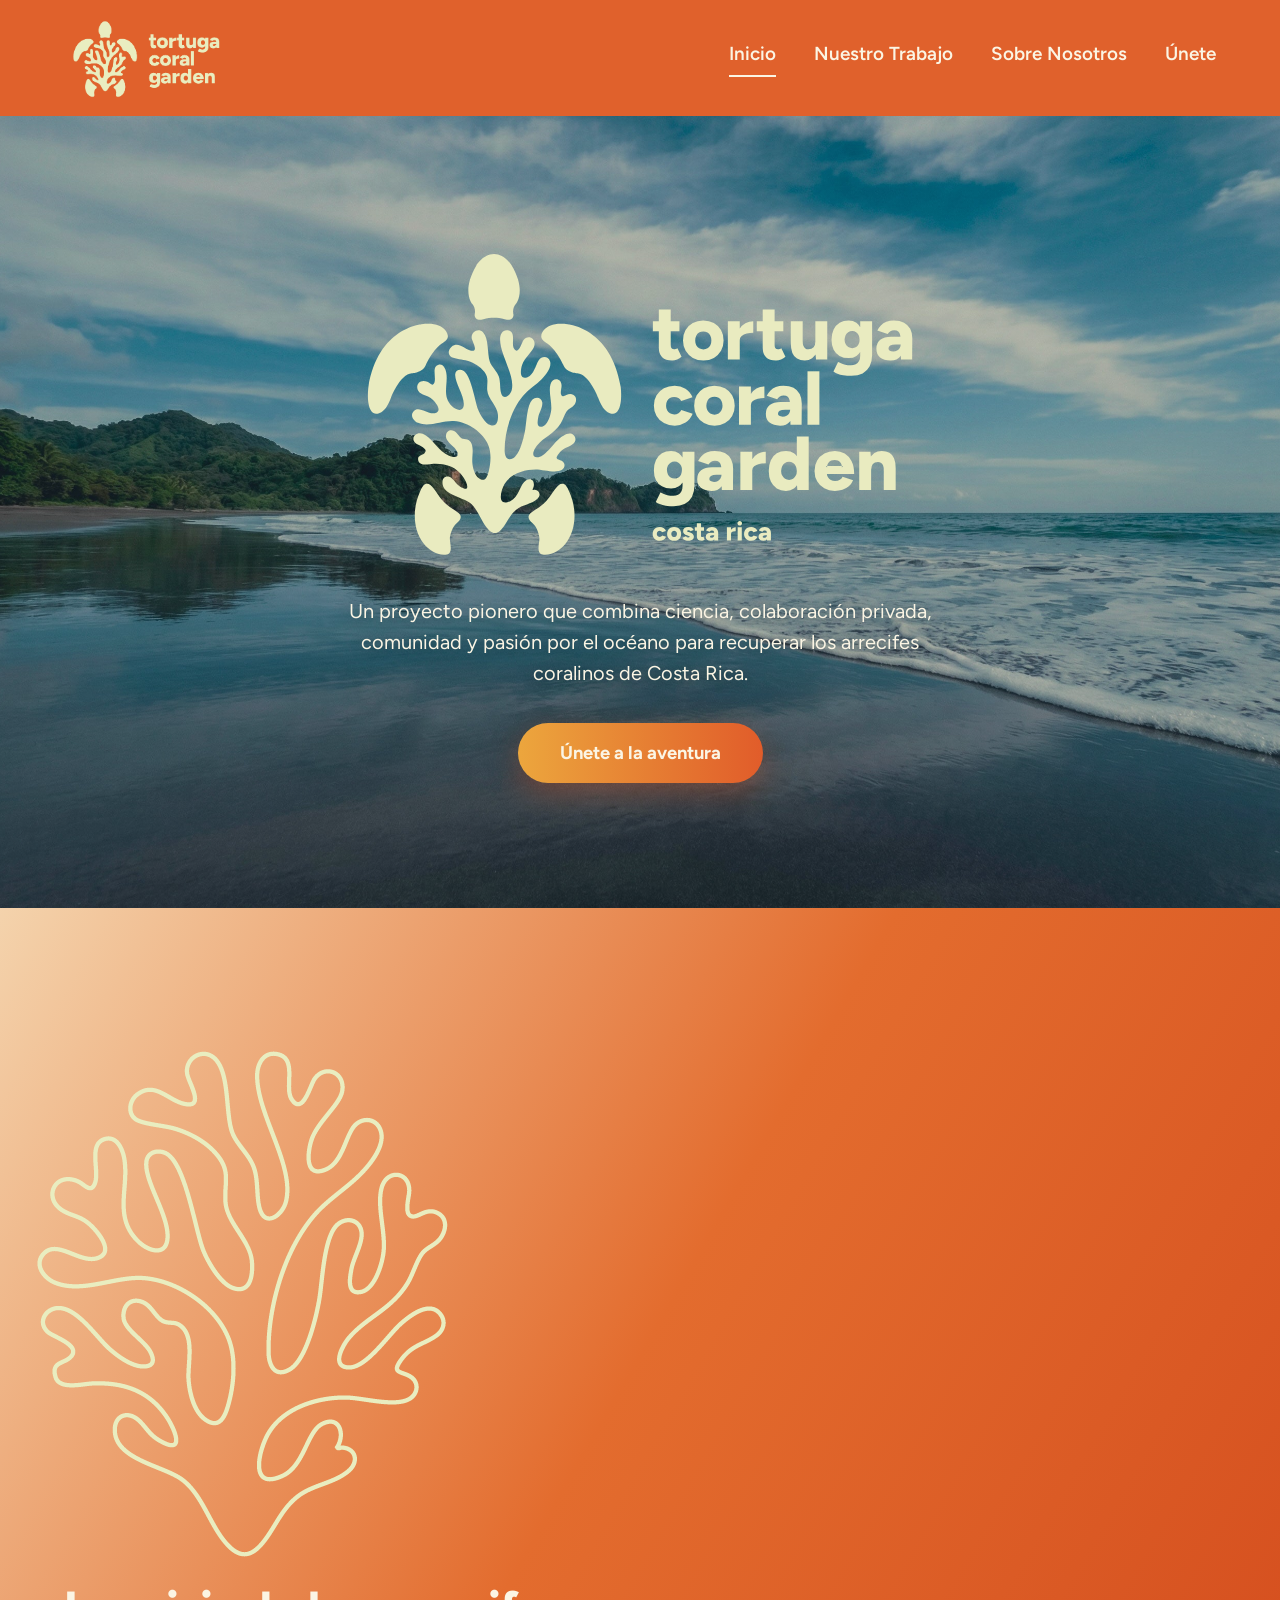
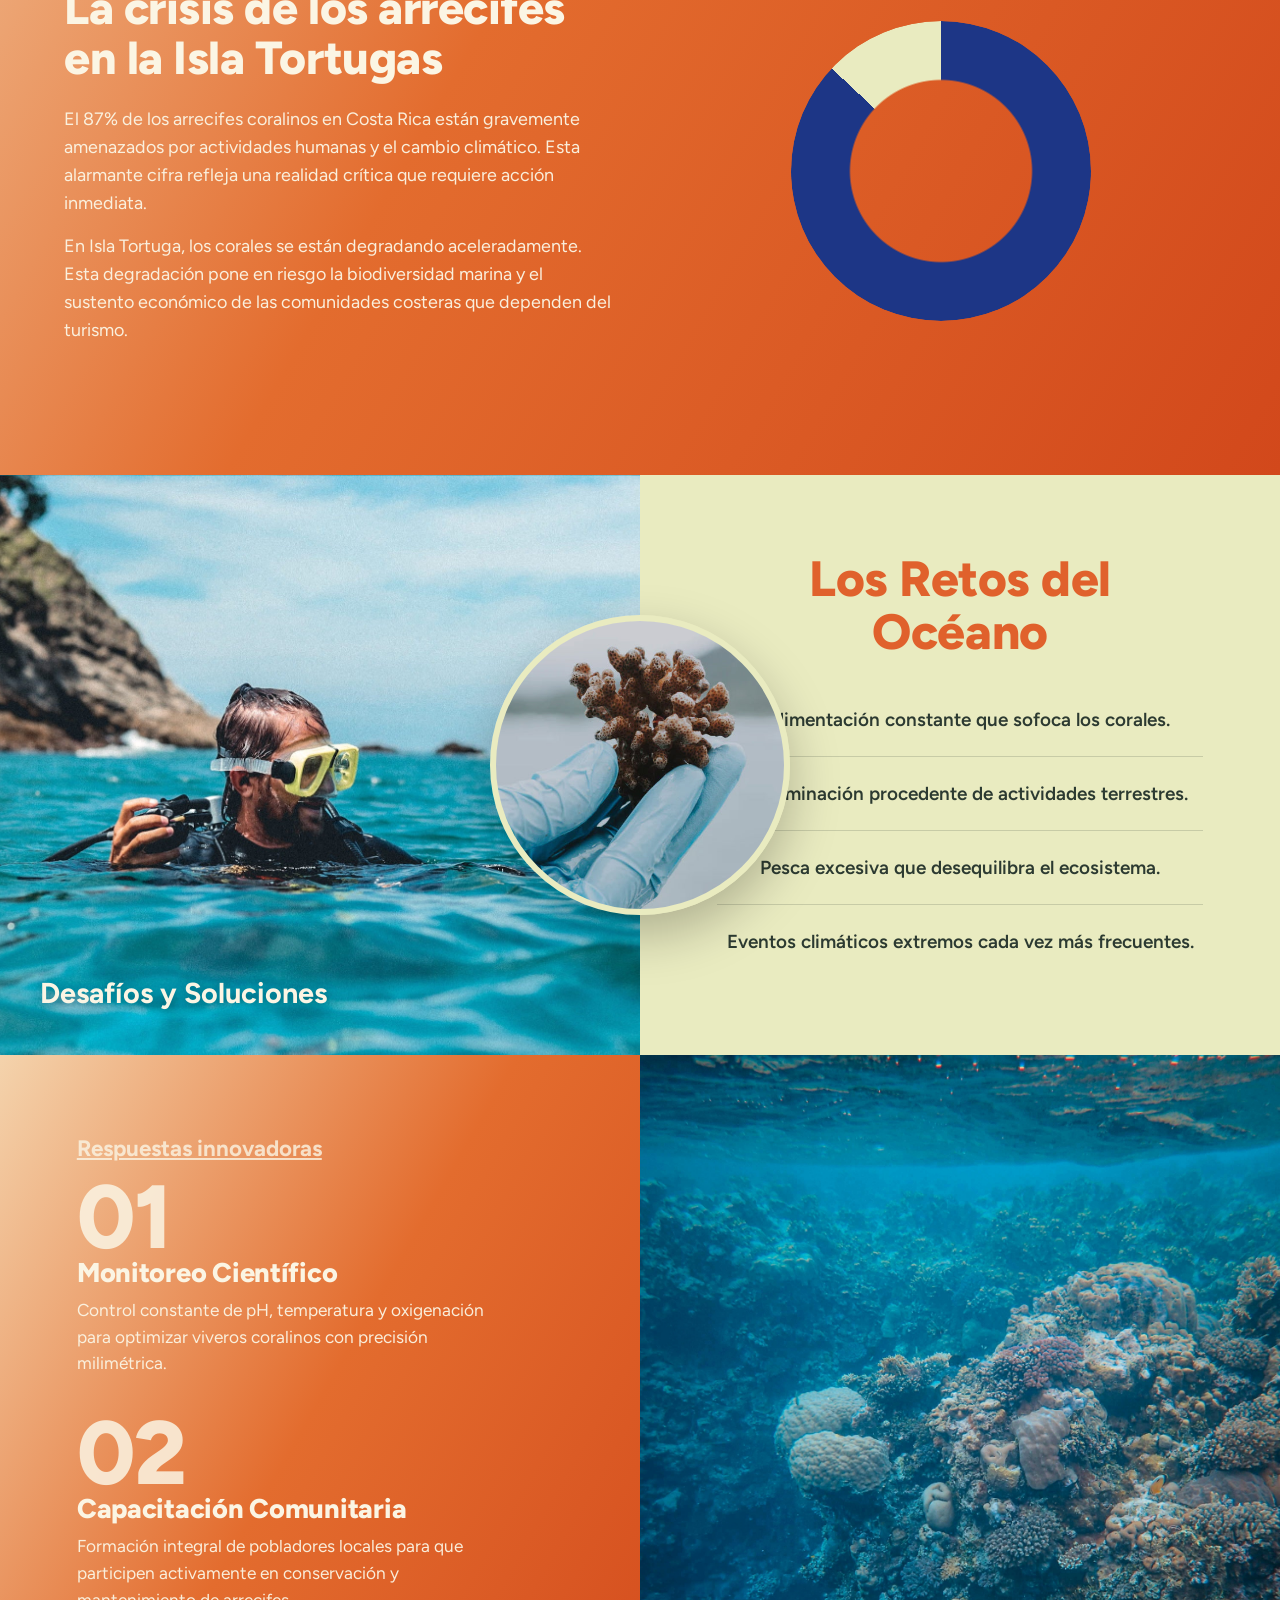
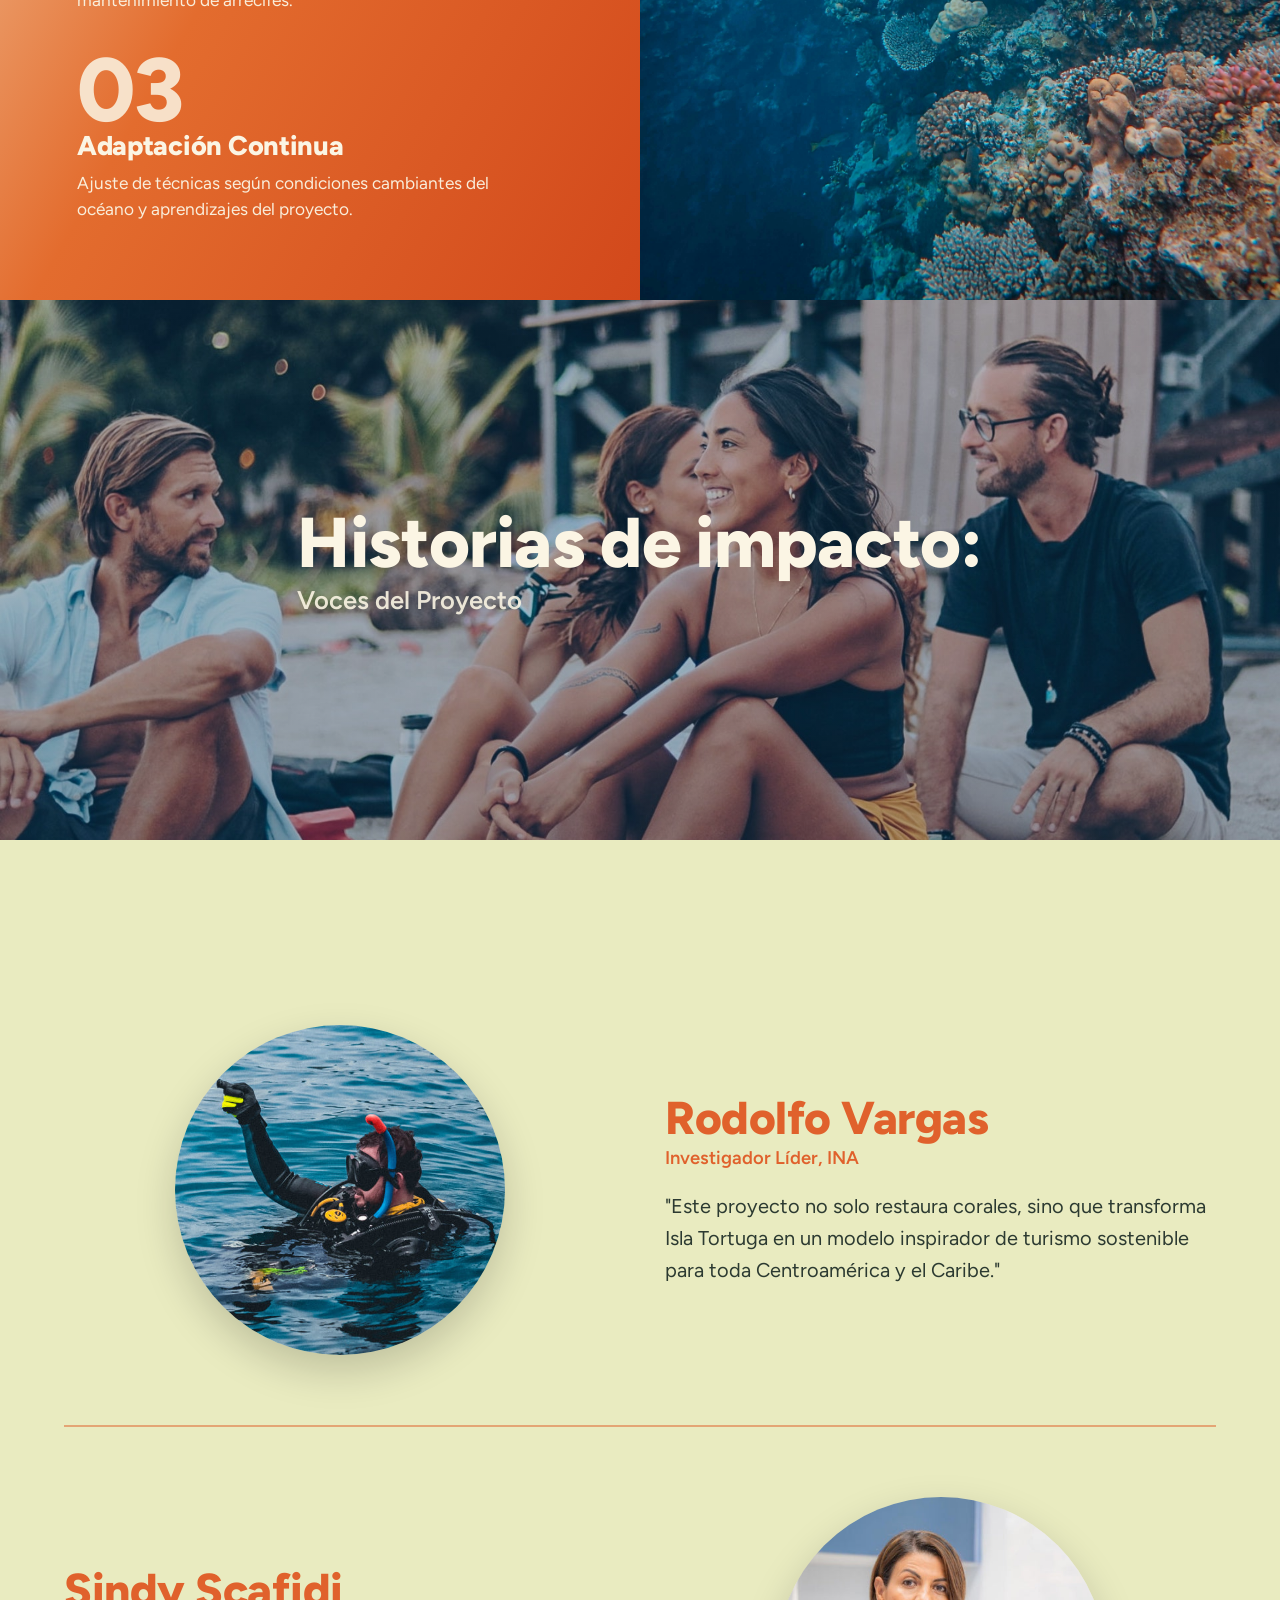
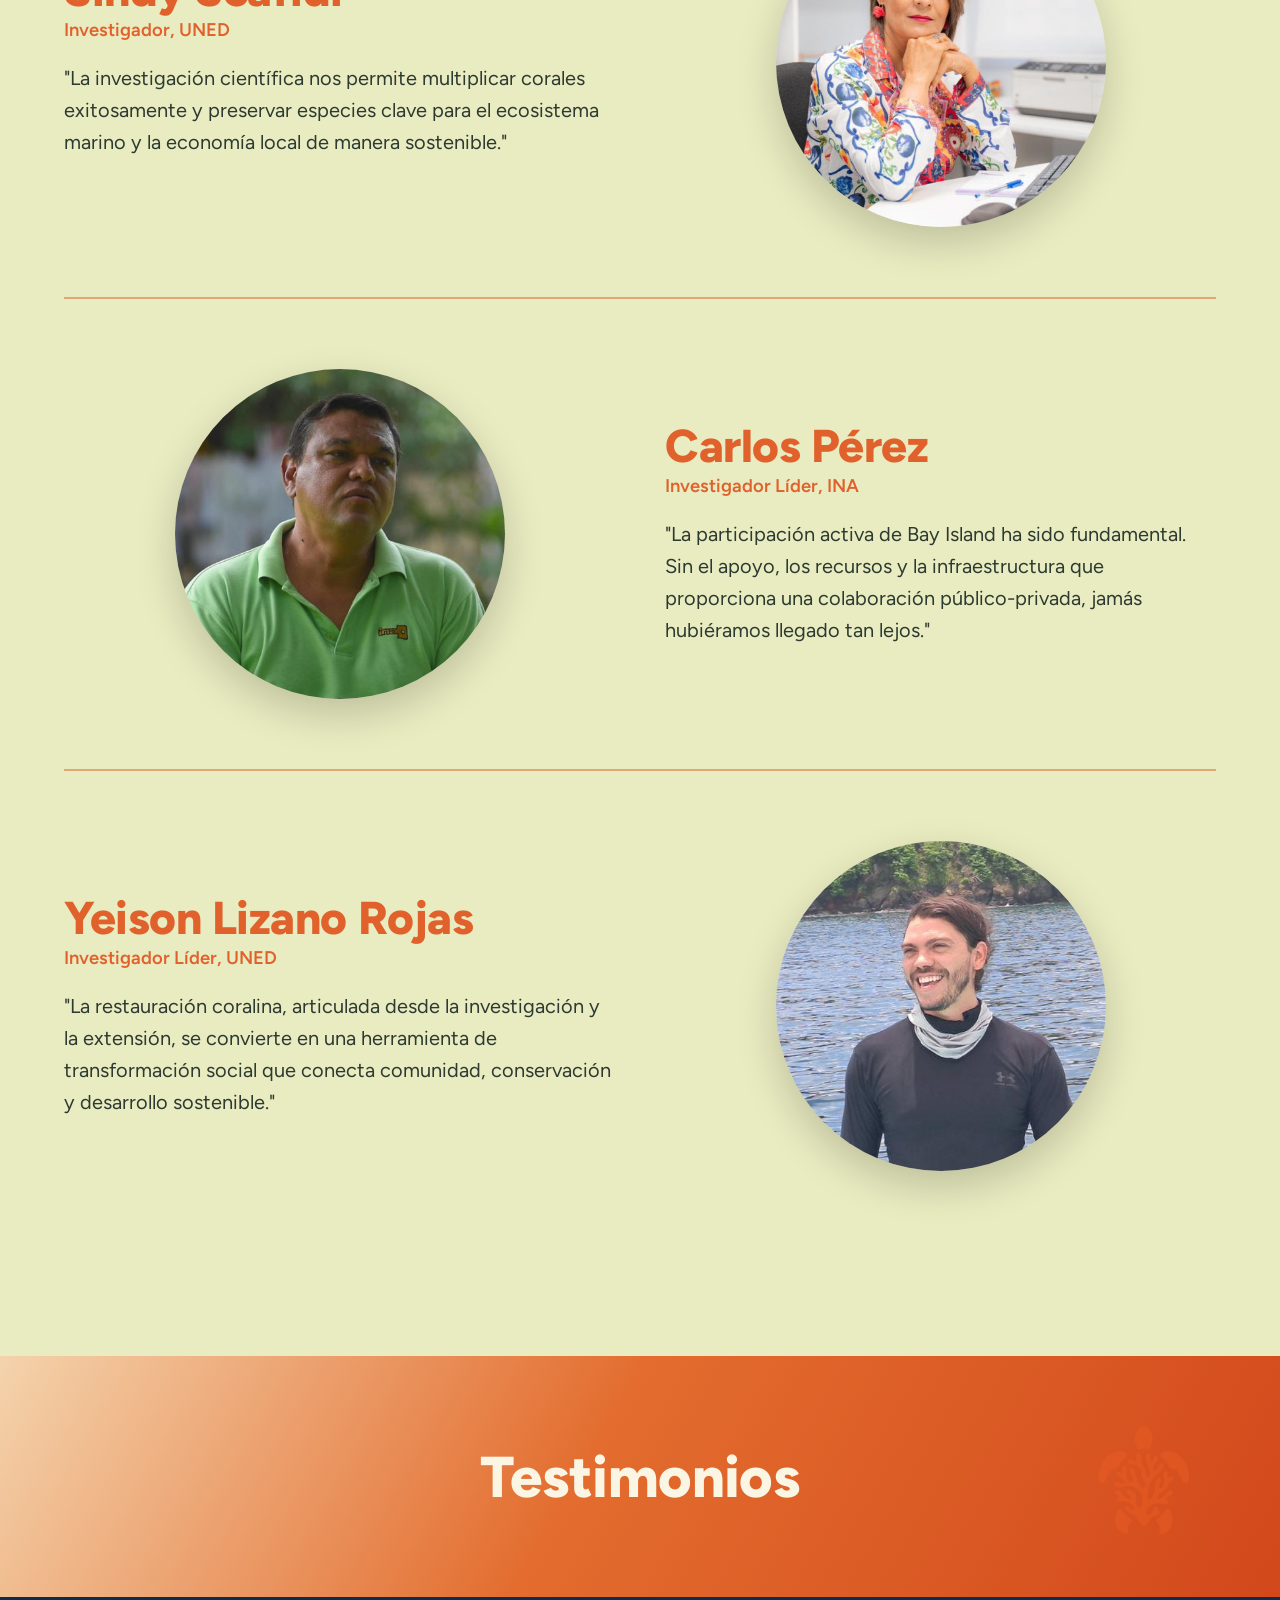
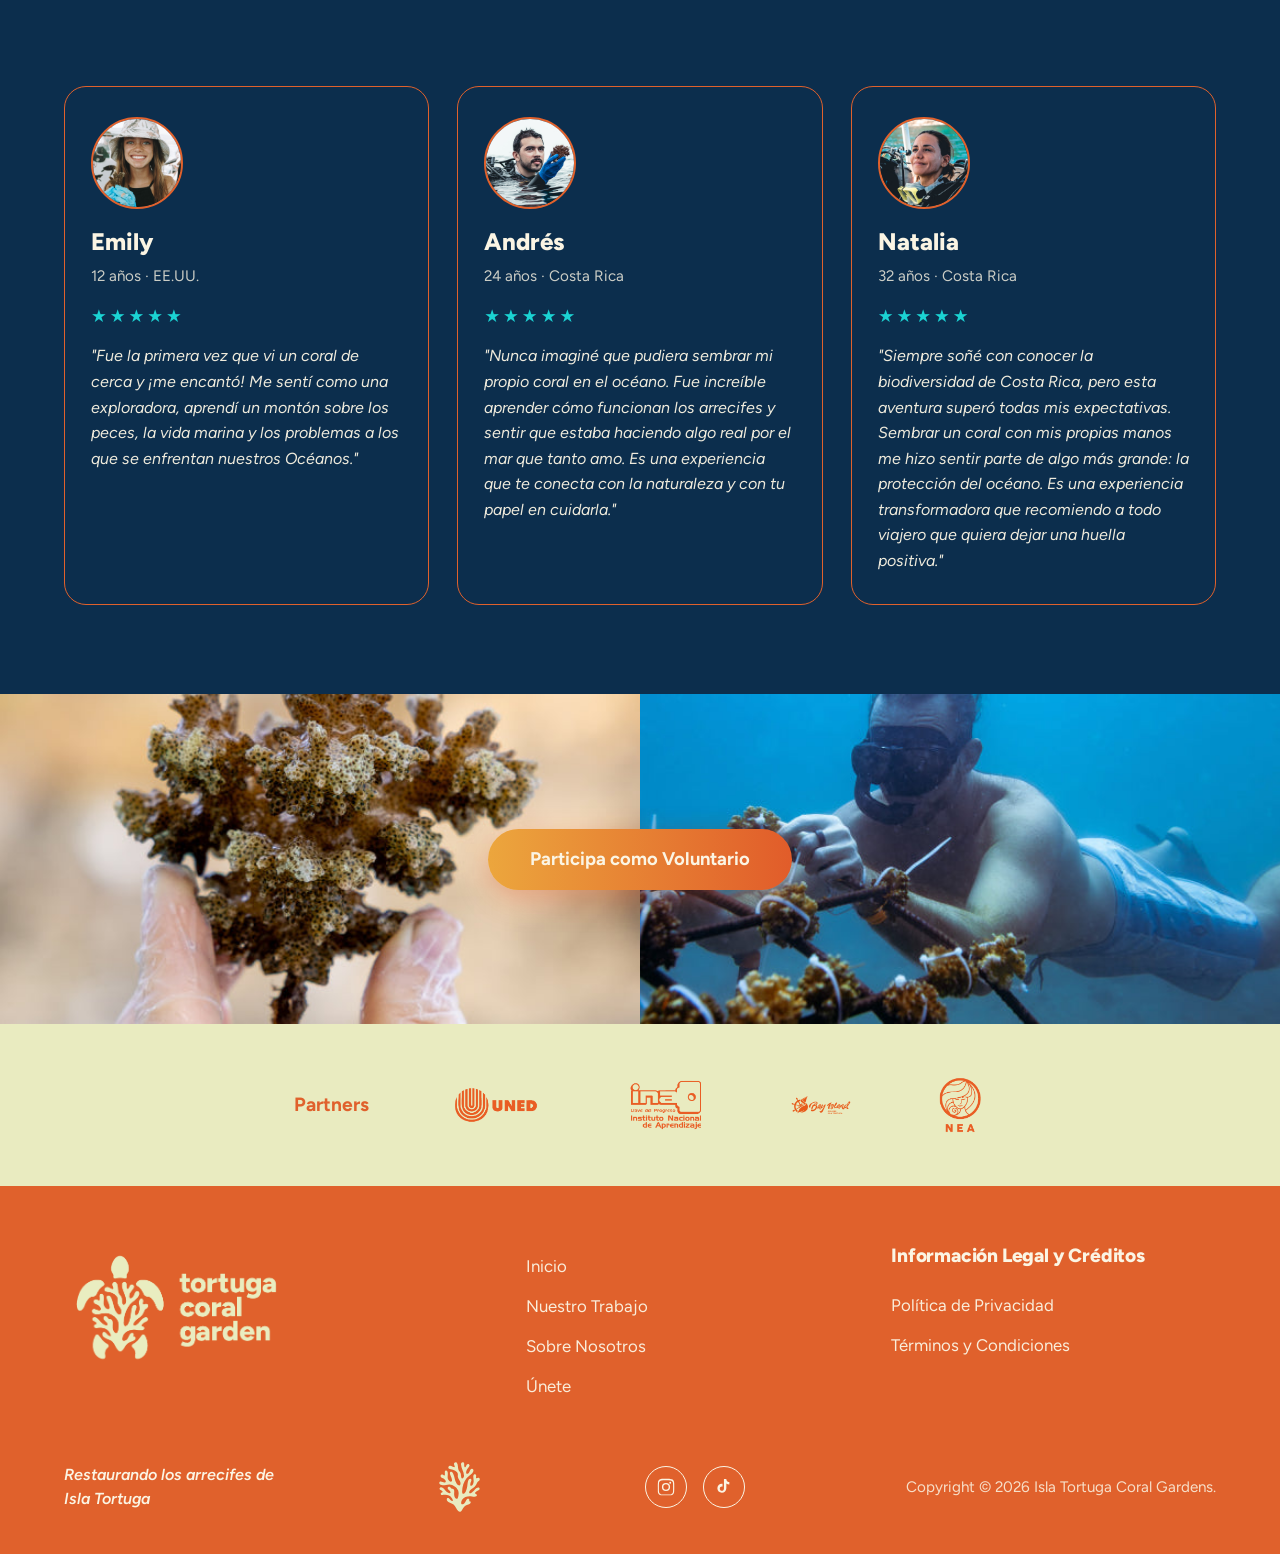
<file: index.html>
<!DOCTYPE html>
<html lang="es">
<head>
<meta charset="UTF-8">
<meta name="viewport" content="width=device-width, initial-scale=1">
<title>Tortuga Coral Garden</title>
<meta name="description" content="Un proyecto pionero que combina ciencia, colaboración privada, comunidad y pasión por el océano para recuperar los arrecifes coralinos de Costa Rica.">
<link rel="icon" href="assets/tortuga_naranja.png">
<link rel="preconnect" href="https://fonts.googleapis.com">
<link rel="preconnect" href="https://fonts.gstatic.com" crossorigin>
<link href="https://fonts.googleapis.com/css2?family=Figtree:wght@400;500;600;700;800&display=swap" rel="stylesheet">
<link rel="stylesheet" href="assets/css/styles.css">
</head>
<body>

<!-- HEADER -->
<header class="site-header">
  <div class="bar">
    <a class="logo" href="index.html"><img src="assets/tortuga_logo.png" alt="Tortuga Coral Garden"></a>
    <button class="nav-toggle" aria-label="Menú"><span></span><span></span><span></span></button>
    <nav class="nav">
      <a href="index.html" class="active">Inicio</a>
      <a href="nuestro-trabajo.html">Nuestro Trabajo</a>
      <a href="sobre-nosotros.html">Sobre Nosotros</a>
      <a href="unete.html">Únete</a>
    </nav>
  </div>
</header>

<!-- HERO -->
<section class="hero" style="background-image:linear-gradient(rgba(8,46,77,.18),rgba(8,46,77,.28)),url('assets/Portada.jpg')">
  <div>
    <img class="hero-mark" src="assets/TortugaLogo.svg" alt="Tortuga Coral Garden Costa Rica">
    <p>Un proyecto pionero que combina ciencia, colaboración privada, comunidad y pasión por el océano para recuperar los arrecifes coralinos de Costa Rica.</p>
    <a class="btn" href="unete.html">Únete a la aventura</a>
  </div>
</section>

<!-- CRISIS + DONUT -->
<section class="sec-orange pad-y">
  <img class="coral-art reveal" src="assets/coral_home.png" alt="">
  <div class="wrap crisis">
    <div class="crisis-text reveal">
      <h2>La crisis de los arrecifes en la Isla Tortugas</h2>
      <p>El 87% de los arrecifes coralinos en Costa Rica están gravemente amenazados por actividades humanas y el cambio climático. Esta alarmante cifra refleja una realidad crítica que requiere acción inmediata.</p>
      <p>En Isla Tortuga, los corales se están degradando aceleradamente. Esta degradación pone en riesgo la biodiversidad marina y el sustento económico de las comunidades costeras que dependen del turismo.</p>
    </div>
    <div class="donut-wrap reveal">
      <div class="donut" data-val="87">
        <div class="donut-inner"><b>87%</b><span>Arrecifes<br>Amenazados</span></div>
      </div>
    </div>
  </div>
</section>

<!-- LOS RETOS / DESAFÍOS -->
<section class="split">
  <div class="media" style="background-image:url('assets/DESAFIO_Y_SOLUCIONES_1.jpg')">
    <span class="media-label">Desafíos y Soluciones</span>
    <div class="float-circle" style="background-image:url('assets/Proyecto_nuevo_39.webp')"></div>
  </div>
  <div class="content on-cream reveal">
    <h2 class="h-lg center" style="color:var(--orange);margin-bottom:24px">Los Retos del Océano</h2>
    <ul class="retos-list">
      <li>Sedimentación constante que sofoca los corales.</li>
      <li>Contaminación procedente de actividades terrestres.</li>
      <li>Pesca excesiva que desequilibra el ecosistema.</li>
      <li>Eventos climáticos extremos cada vez más frecuentes.</li>
    </ul>
  </div>
</section>

<!-- RESPUESTAS INNOVADORAS -->
<section class="split">
  <div class="content on-orange reveal">
    <p class="eyebrow" style="text-decoration:underline;text-transform:none;letter-spacing:0;font-size:1.4rem;font-weight:700">Respuestas innovadoras</p>
    <div class="steps">
      <div class="step"><h3 class="num">01</h3><h4>Monitoreo Científico</h4><p>Control constante de pH, temperatura y oxigenación para optimizar viveros coralinos con precisión milimétrica.</p></div>
      <div class="step"><h3 class="num">02</h3><h4>Capacitación Comunitaria</h4><p>Formación integral de pobladores locales para que participen activamente en conservación y mantenimiento de arrecifes.</p></div>
      <div class="step"><h3 class="num">03</h3><h4>Adaptación Continua</h4><p>Ajuste de técnicas según condiciones cambiantes del océano y aprendizajes del proyecto.</p></div>
    </div>
  </div>
  <div class="media" style="background-image:url('assets/RESPUESTAS_INNOVADORAS.jpg')"></div>
</section>

<!-- HISTORIAS DE IMPACTO -->
<section class="fullbleed" style="background-image:linear-gradient(rgba(8,46,77,.25),rgba(8,46,77,.35)),url('assets/Proyecto_nuevo_36.webp')">
  <div class="wrap reveal">
    <h2>Historias de impacto:</h2>
    <p class="eyebrow" style="text-transform:none;letter-spacing:0;font-size:1.6rem;font-weight:600">Voces del Proyecto</p>
  </div>
</section>

<section class="sec-cream pad-y">
  <div class="wrap">
    <div class="researcher reveal">
      <div class="ph"><img src="assets/Citas.jpg" alt="Rodolfo Vargas"></div>
      <div><h3>Rodolfo Vargas</h3><div class="role">Investigador Líder, INA</div>
        <blockquote>"Este proyecto no solo restaura corales, sino que transforma Isla Tortuga en un modelo inspirador de turismo sostenible para toda Centroamérica y el Caribe."</blockquote></div>
    </div>
    <div class="researcher researcher--rev reveal">
      <div class="ph"><img src="assets/Citas_1.jpg" alt="Sindy Scafidi"></div>
      <div><h3>Sindy Scafidi</h3><div class="role">Investigador, UNED</div>
        <blockquote>"La investigación científica nos permite multiplicar corales exitosamente y preservar especies clave para el ecosistema marino y la economía local de manera sostenible."</blockquote></div>
    </div>
    <div class="researcher reveal">
      <div class="ph"><img src="assets/Citas_2.jpg" alt="Carlos Pérez"></div>
      <div><h3>Carlos Pérez</h3><div class="role">Investigador Líder, INA</div>
        <blockquote>"La participación activa de Bay Island ha sido fundamental. Sin el apoyo, los recursos y la infraestructura que proporciona una colaboración público-privada, jamás hubiéramos llegado tan lejos."</blockquote></div>
    </div>
    <div class="researcher researcher--rev reveal">
      <div class="ph"><img src="assets/b70805af-cac5-4380-b4fe-0ac88c61da3b.jpg" alt="Yeison Lizano Rojas"></div>
      <div><h3>Yeison Lizano Rojas</h3><div class="role">Investigador Líder, UNED</div>
        <blockquote>"La restauración coralina, articulada desde la investigación y la extensión, se convierte en una herramienta de transformación social que conecta comunidad, conservación y desarrollo sostenible."</blockquote></div>
    </div>
  </div>
</section>

<!-- TESTIMONIOS VISITANTES -->
<section class="testi-head">
  <img class="turtle-wm" src="assets/tortuga_naranja.png" alt="">
  <h2 class="reveal">Testimonios</h2>
</section>
<section class="testi-grid">
  <div class="cards3">
    <div class="t-card reveal">
      <img class="avatar" src="assets/Proyecto_nuevo_9.webp" alt="Emily">
      <div class="who">Emily</div><div class="meta">12 años · EE.UU.</div>
      <div class="stars">★★★★★</div>
      <p>"Fue la primera vez que vi un coral de cerca y ¡me encantó! Me sentí como una exploradora, aprendí un montón sobre los peces, la vida marina y los problemas a los que se enfrentan nuestros Océanos."</p>
    </div>
    <div class="t-card reveal">
      <img class="avatar" src="assets/Proyecto_nuevo_8.webp" alt="Andrés">
      <div class="who">Andrés</div><div class="meta">24 años · Costa Rica</div>
      <div class="stars">★★★★★</div>
      <p>"Nunca imaginé que pudiera sembrar mi propio coral en el océano. Fue increíble aprender cómo funcionan los arrecifes y sentir que estaba haciendo algo real por el mar que tanto amo. Es una experiencia que te conecta con la naturaleza y con tu papel en cuidarla."</p>
    </div>
    <div class="t-card reveal">
      <img class="avatar" src="assets/Testimonial.webp" alt="Natalia">
      <div class="who">Natalia</div><div class="meta">32 años · Costa Rica</div>
      <div class="stars">★★★★★</div>
      <p>"Siempre soñé con conocer la biodiversidad de Costa Rica, pero esta aventura superó todas mis expectativas. Sembrar un coral con mis propias manos me hizo sentir parte de algo más grande: la protección del océano. Es una experiencia transformadora que recomiendo a todo viajero que quiera dejar una huella positiva."</p>
    </div>
  </div>
</section>

<!-- PARTICIPA COMO VOLUNTARIO -->
<section class="cta-split">
  <div class="img" style="background-image:url('assets/Proyecto_nuevo_10.webp')"></div>
  <div class="img" style="background-image:url('assets/Proyecto_nuevo_11.webp')"></div>
  <div class="btn-center"><a class="btn" href="unete.html">Participa como Voluntario</a></div>
</section>

<!-- PARTNERS -->
<section class="partners">
  <div class="row">
    <span class="lbl">Partners</span>
    <img src="assets/logo_uned.png" alt="UNED">
    <img src="assets/logo_ina.png" alt="INA — Instituto Nacional de Aprendizaje">
    <img src="assets/Iconos_Mesa_de_trabajo_1_copia_7.svg" alt="Bay Island">
    <img src="assets/logo_nea.png" alt="NEA">
  </div>
</section>

<!-- FOOTER -->
<footer class="site-footer">
  <div class="footer-grid">
    <div class="col footer-logo"><img src="assets/tortuga_logo.png" alt="Tortuga Coral Garden"></div>
    <div class="col">
      <a href="index.html">Inicio</a>
      <a href="nuestro-trabajo.html">Nuestro Trabajo</a>
      <a href="sobre-nosotros.html">Sobre Nosotros</a>
      <a href="unete.html">Únete</a>
    </div>
    <div class="col">
      <h4>Información Legal y Créditos</h4>
      <a href="privacidad.html">Política de Privacidad</a>
      <a href="terminos.html">Términos y Condiciones</a>
    </div>
  </div>
  <div class="footer-bottom">
    <div class="tag">Restaurando los arrecifes de<br>Isla Tortuga</div>
    <img src="assets/Proyecto_nuevo_2.svg" alt="" style="height:54px">
    <div class="socials">
      <a href="https://www.instagram.com/tortuga.coralgardens" target="_blank" rel="noopener" aria-label="Instagram"><svg viewBox="0 0 24 24"><path d="M12 2.2c3.2 0 3.6 0 4.9.1 1.2.1 1.8.2 2.2.4.6.2 1 .5 1.4.9.4.4.7.8.9 1.4.2.4.3 1 .4 2.2.1 1.3.1 1.7.1 4.9s0 3.6-.1 4.9c-.1 1.2-.2 1.8-.4 2.2-.2.6-.5 1-.9 1.4-.4.4-.8.7-1.4.9-.4.2-1 .3-2.2.4-1.3.1-1.7.1-4.9.1s-3.6 0-4.9-.1c-1.2-.1-1.8-.2-2.2-.4-.6-.2-1-.5-1.4-.9-.4-.4-.7-.8-.9-1.4-.2-.4-.3-1-.4-2.2C2.2 15.6 2.2 15.2 2.2 12s0-3.6.1-4.9c.1-1.2.2-1.8.4-2.2.2-.6.5-1 .9-1.4.4-.4.8-.7 1.4-.9.4-.2 1-.3 2.2-.4C8.4 2.2 8.8 2.2 12 2.2zm0 1.8c-3.1 0-3.5 0-4.7.1-.9 0-1.4.2-1.7.3-.4.2-.7.4-1 .7-.3.3-.5.6-.7 1-.1.3-.3.8-.3 1.7-.1 1.2-.1 1.6-.1 4.7s0 3.5.1 4.7c0 .9.2 1.4.3 1.7.2.4.4.7.7 1 .3.3.6.5 1 .7.3.1.8.3 1.7.3 1.2.1 1.6.1 4.7.1s3.5 0 4.7-.1c.9 0 1.4-.2 1.7-.3.4-.2.7-.4 1-.7.3-.3.5-.6.7-1 .1-.3.3-.8.3-1.7.1-1.2.1-1.6.1-4.7s0-3.5-.1-4.7c0-.9-.2-1.4-.3-1.7-.2-.4-.4-.7-.7-1-.3-.3-.6-.5-1-.7-.3-.1-.8-.3-1.7-.3-1.2-.1-1.6-.1-4.7-.1zm0 3.1a4.9 4.9 0 110 9.8 4.9 4.9 0 010-9.8zm0 8.1a3.2 3.2 0 100-6.4 3.2 3.2 0 000 6.4zm6.2-8.3a1.1 1.1 0 11-2.3 0 1.1 1.1 0 012.3 0z"/></svg></a>
      <a href="https://www.tiktok.com/@tortuga.coralgardens" target="_blank" rel="noopener" aria-label="TikTok"><svg viewBox="0 0 24 24"><path d="M16.6 5.8c-.9-.6-1.5-1.5-1.7-2.6-.05-.3-.07-.5-.07-.8h-2.9v11.6c0 1.4-1.1 2.5-2.5 2.5s-2.5-1.1-2.5-2.5 1.1-2.5 2.5-2.5c.3 0 .5 0 .8.1V8.1c-.3 0-.5-.05-.8-.05-3 0-5.4 2.4-5.4 5.4S6.4 18.8 9.4 18.8s5.4-2.4 5.4-5.4V7.7c1 .7 2.3 1.2 3.6 1.2V6c-.7 0-1.3-.05-1.8-.2z"/></svg></a>
    </div>
    <div class="copyright">Copyright © <span data-year>2026</span> Isla Tortuga Coral Gardens.</div>
  </div>
</footer>

<script src="assets/js/main.js"></script>
</body>
</html>
</file>
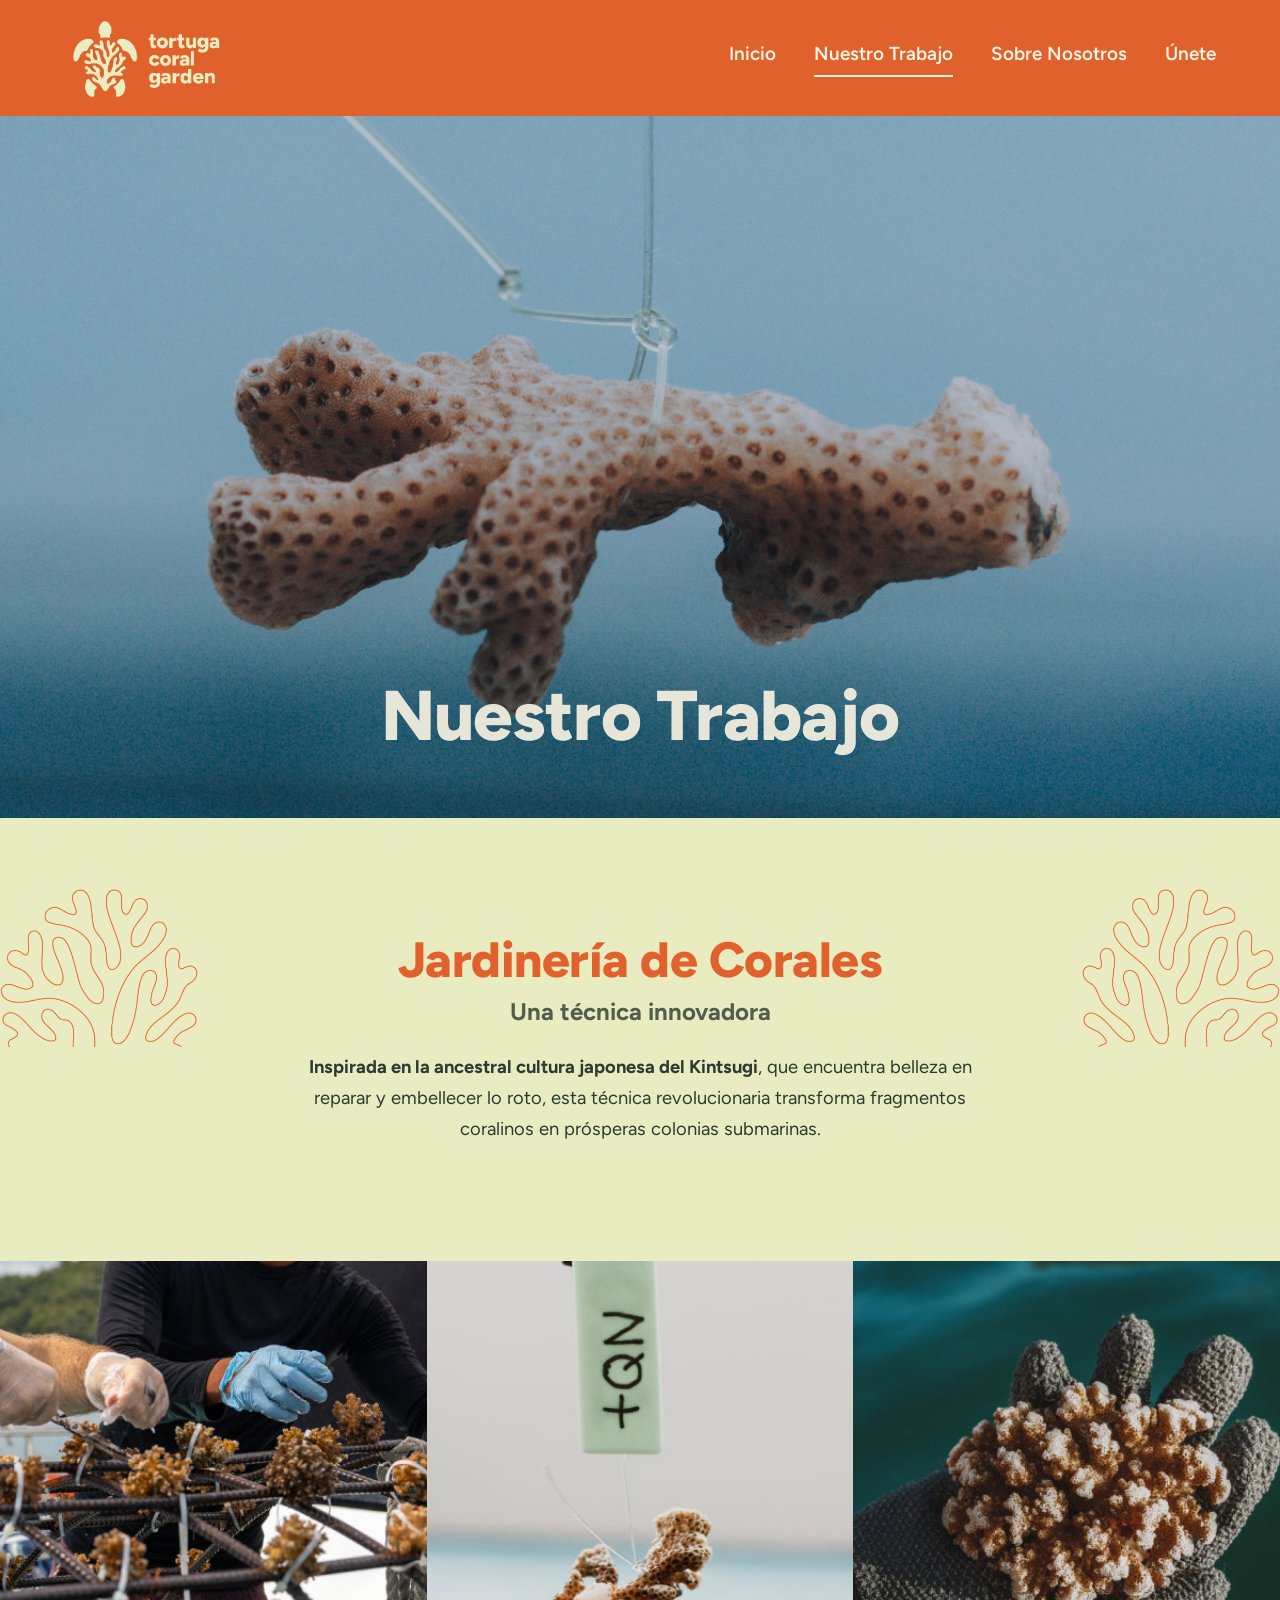
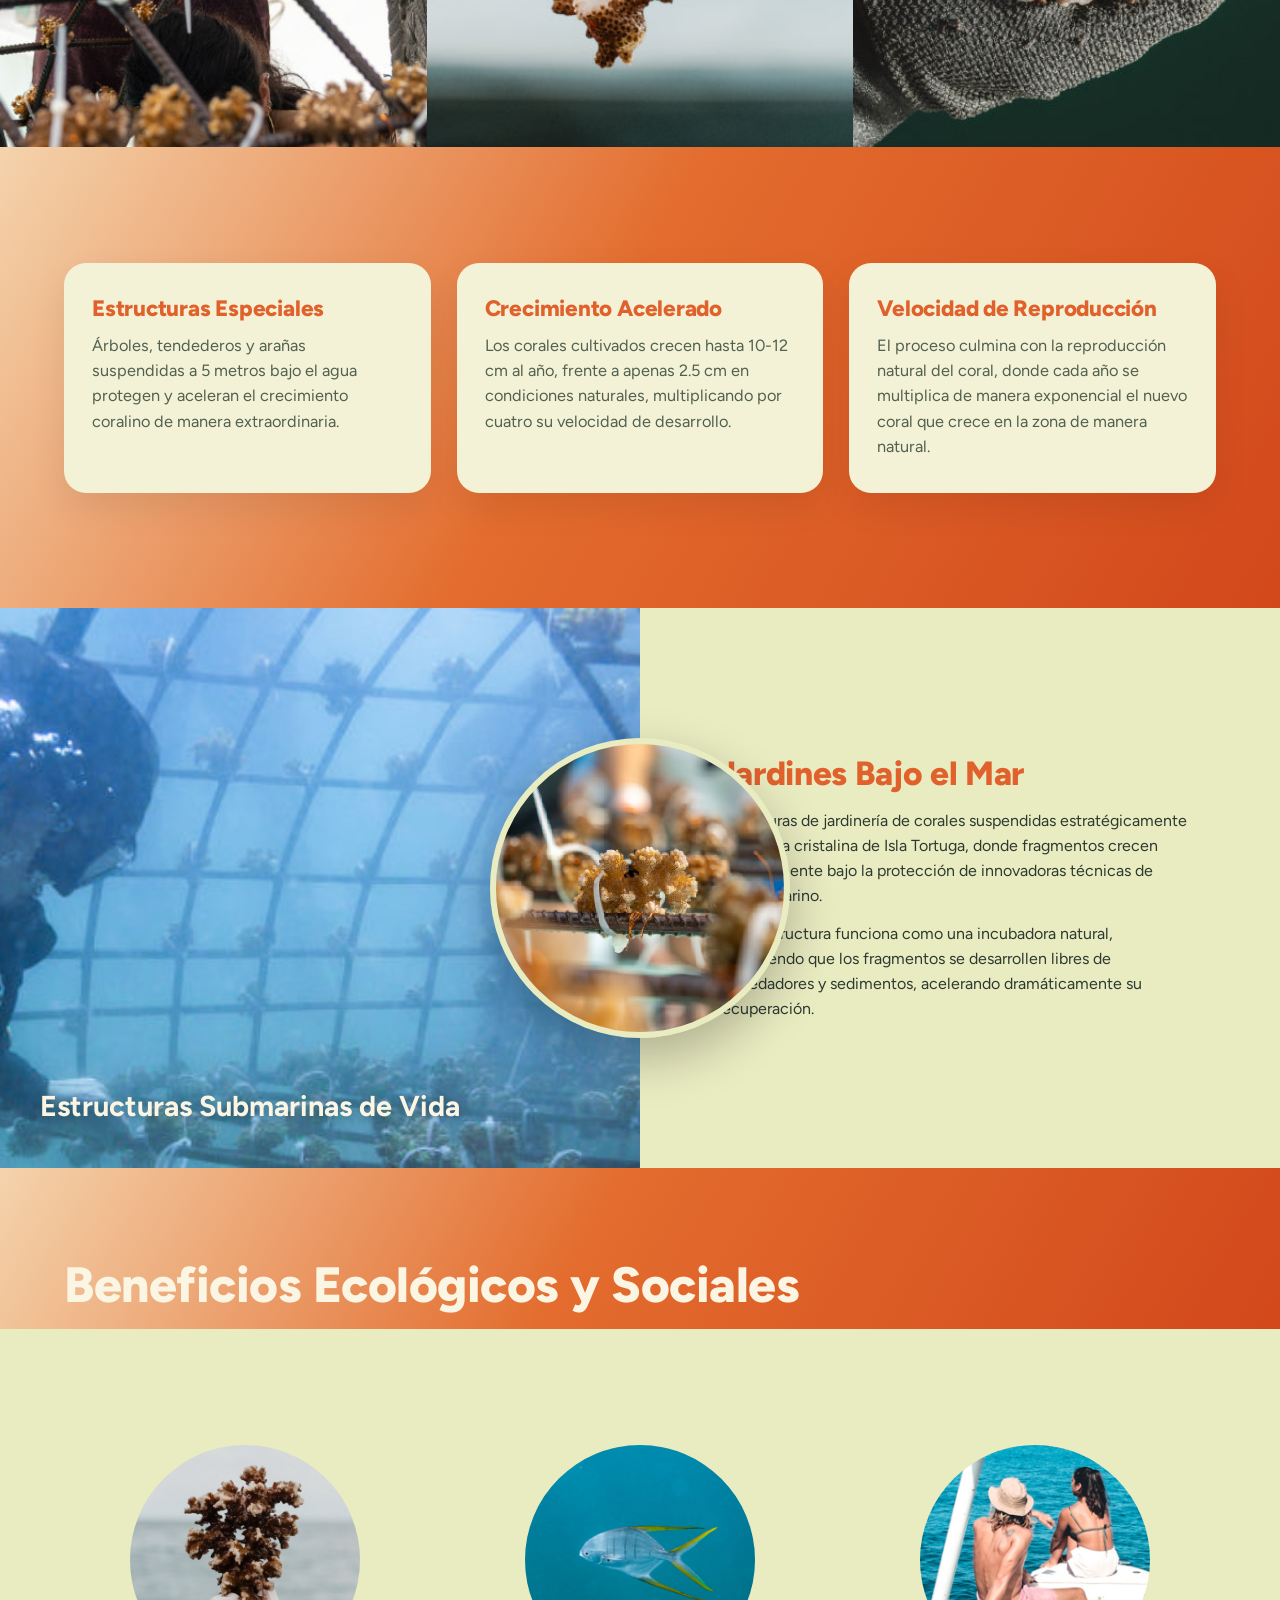
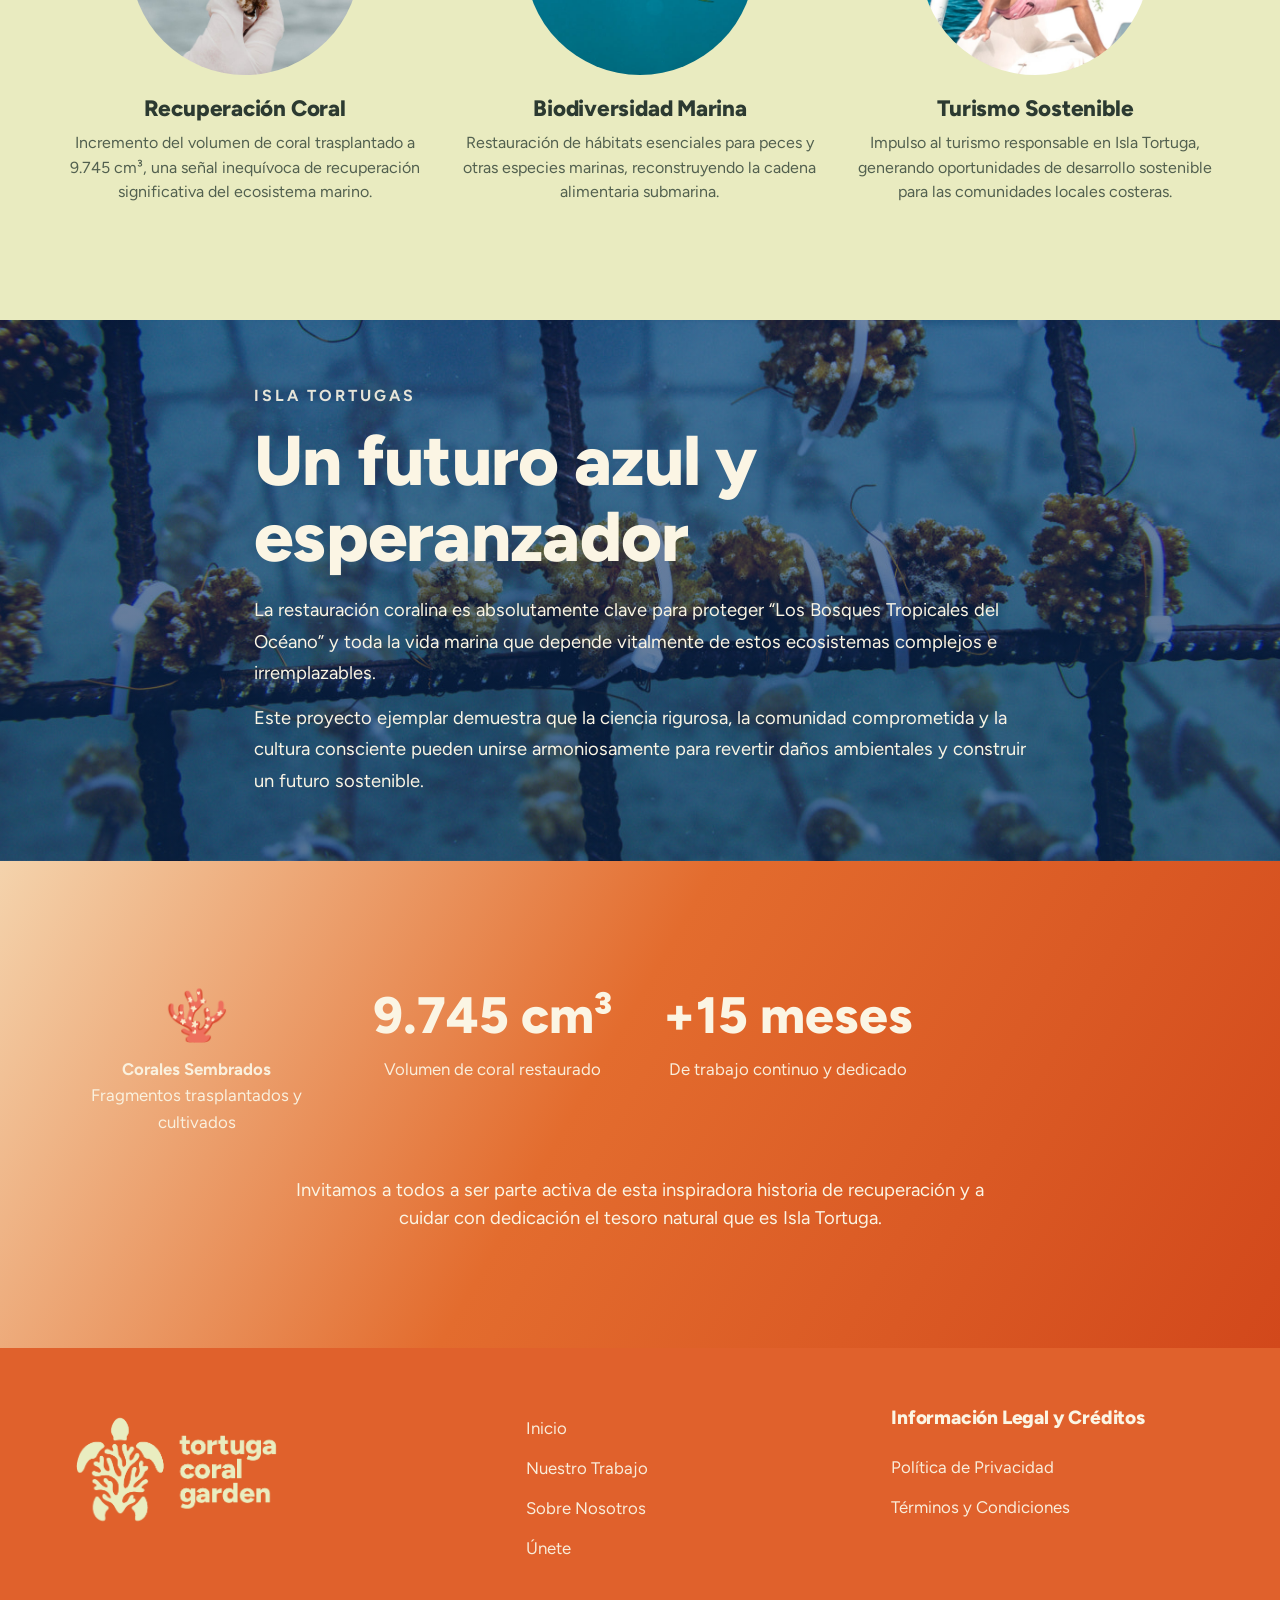
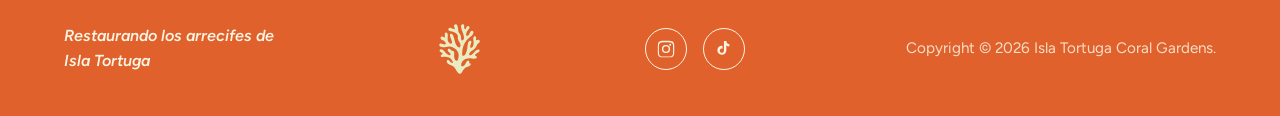
<file: nuestro-trabajo.html>
<!DOCTYPE html>
<html lang="es">
<head>
<meta charset="UTF-8">
<meta name="viewport" content="width=device-width, initial-scale=1">
<title>Nuestro Trabajo – Tortuga Coral Garden</title>
<meta name="description" content="Jardinería de corales: una técnica innovadora inspirada en el Kintsugi para restaurar los arrecifes de Isla Tortuga.">
<link rel="icon" href="assets/tortuga_naranja.png">
<link rel="preconnect" href="https://fonts.googleapis.com">
<link rel="preconnect" href="https://fonts.gstatic.com" crossorigin>
<link href="https://fonts.googleapis.com/css2?family=Figtree:wght@400;500;600;700;800&display=swap" rel="stylesheet">
<link rel="stylesheet" href="assets/css/styles.css">
</head>
<body>

<header class="site-header">
  <div class="bar">
    <a class="logo" href="index.html"><img src="assets/tortuga_logo.png" alt="Tortuga Coral Garden"></a>
    <button class="nav-toggle" aria-label="Menú"><span></span><span></span><span></span></button>
    <nav class="nav">
      <a href="index.html">Inicio</a>
      <a href="nuestro-trabajo.html" class="active">Nuestro Trabajo</a>
      <a href="sobre-nosotros.html">Sobre Nosotros</a>
      <a href="unete.html">Únete</a>
    </nav>
  </div>
</header>

<!-- HERO -->
<section class="fullbleed" style="min-height:78vh;align-items:flex-end;background-image:linear-gradient(rgba(8,46,77,.15),rgba(8,46,77,.25)),url('assets/Proyecto_nuevo_12.webp')">
  <div class="wrap reveal"><h2 style="opacity:.9">Nuestro Trabajo</h2></div>
</section>

<!-- JARDINERÍA DE CORALES -->
<section class="sec-cream pad-y" style="overflow:hidden">
  <img src="assets/coral_recortado_inspirada.png" alt="" style="position:absolute;left:-20px;top:60px;width:min(240px,22vw);opacity:.85">
  <img src="assets/coral_recortado_inspirada.png" alt="" style="position:absolute;right:-20px;top:60px;width:min(240px,22vw);opacity:.85;transform:scaleX(-1)">
  <div class="wrap center reveal" style="max-width:820px">
    <h2 class="h-lg" style="color:var(--orange)">Jardinería de Corales</h2>
    <p class="eyebrow" style="text-transform:none;letter-spacing:0;font-size:1.5rem;font-weight:700;color:var(--ink);margin:6px 0 22px">Una técnica innovadora</p>
    <p class="lead"><strong>Inspirada en la ancestral cultura japonesa del Kintsugi</strong>, que encuentra belleza en reparar y embellecer lo roto, esta técnica revolucionaria transforma fragmentos coralinos en prósperas colonias submarinas.</p>
  </div>
</section>

<!-- FILA DE IMÁGENES -->
<div class="img-row">
  <img src="assets/Proyecto_nuevo_13.webp" alt="Cultivo de coral">
  <img src="assets/Proyecto_nuevo_15.webp" alt="Fragmento de coral etiquetado">
  <img src="assets/Proyecto_nuevo_14.webp" alt="Coral en estructura">
</div>

<!-- TARJETAS -->
<section class="sec-orange pad-y">
  <div class="wrap feature-cards">
    <div class="f-card reveal"><h4>Estructuras Especiales</h4><p>Árboles, tendederos y arañas suspendidas a 5 metros bajo el agua protegen y aceleran el crecimiento coralino de manera extraordinaria.</p></div>
    <div class="f-card reveal"><h4>Crecimiento Acelerado</h4><p>Los corales cultivados crecen hasta 10-12 cm al año, frente a apenas 2.5 cm en condiciones naturales, multiplicando por cuatro su velocidad de desarrollo.</p></div>
    <div class="f-card reveal"><h4>Velocidad de Reproducción</h4><p>El proceso culmina con la reproducción natural del coral, donde cada año se multiplica de manera exponencial el nuevo coral que crece en la zona de manera natural.</p></div>
  </div>
</section>

<!-- ESTRUCTURAS SUBMARINAS DE VIDA -->
<section class="split">
  <div class="media" style="background-image:url('assets/Proyecto_nuevo_18.webp')">
    <span class="media-label">Estructuras Submarinas de Vida</span>
    <div class="float-circle" style="background-image:url('assets/Proyecto_nuevo_17.webp')"></div>
  </div>
  <div class="content on-cream reveal">
    <h2 class="h-md" style="color:var(--orange);margin-bottom:18px">Jardines Bajo el Mar</h2>
    <p style="margin-bottom:14px">Estructuras de jardinería de corales suspendidas estratégicamente en el agua cristalina de Isla Tortuga, donde fragmentos crecen vigorosamente bajo la protección de innovadoras técnicas de cultivo marino.</p>
    <p>Cada estructura funciona como una incubadora natural, permitiendo que los fragmentos se desarrollen libres de depredadores y sedimentos, acelerando dramáticamente su recuperación.</p>
  </div>
</section>

<!-- BENEFICIOS -->
<section class="sec-orange" style="padding-top:clamp(50px,7vw,90px);padding-bottom:18px">
  <div class="wrap reveal"><h2 class="h-lg">Beneficios Ecológicos y Sociales</h2></div>
</section>
<section class="sec-cream pad-y">
  <div class="wrap benefit">
    <div class="b reveal"><img src="assets/Proyecto_nuevo_21.webp" alt="Recuperación coral"><h4>Recuperación Coral</h4><p>Incremento del volumen de coral trasplantado a 9.745 cm³, una señal inequívoca de recuperación significativa del ecosistema marino.</p></div>
    <div class="b reveal"><img src="assets/Proyecto_nuevo_19.webp" alt="Biodiversidad marina"><h4>Biodiversidad Marina</h4><p>Restauración de hábitats esenciales para peces y otras especies marinas, reconstruyendo la cadena alimentaria submarina.</p></div>
    <div class="b reveal"><img src="assets/Proyecto_nuevo_20.webp" alt="Turismo sostenible"><h4>Turismo Sostenible</h4><p>Impulso al turismo responsable en Isla Tortuga, generando oportunidades de desarrollo sostenible para las comunidades locales costeras.</p></div>
  </div>
</section>

<!-- UN FUTURO AZUL -->
<section class="fullbleed" style="background-image:linear-gradient(rgba(8,46,77,.45),rgba(8,46,77,.55)),url('assets/Proyecto_nuevo_44.webp')">
  <div class="wrap reveal" style="max-width:900px">
    <p class="eyebrow">Isla Tortugas</p>
    <h2 style="margin-bottom:20px">Un futuro azul y esperanzador</h2>
    <p class="lead" style="margin-bottom:14px">La restauración coralina es absolutamente clave para proteger “Los Bosques Tropicales del Océano” y toda la vida marina que depende vitalmente de estos ecosistemas complejos e irremplazables.</p>
    <p class="lead">Este proyecto ejemplar demuestra que la ciencia rigurosa, la comunidad comprometida y la cultura consciente pueden unirse armoniosamente para revertir daños ambientales y construir un futuro sostenible.</p>
  </div>
</section>

<section class="sec-orange pad-y">
  <div class="wrap stats">
    <div class="stat reveal"><b>🪸</b><span><strong>Corales Sembrados</strong><br>Fragmentos trasplantados y cultivados</span></div>
    <div class="stat reveal"><b>9.745 cm³</b><span>Volumen de coral restaurado</span></div>
    <div class="stat reveal"><b>+15 meses</b><span>De trabajo continuo y dedicado</span></div>
  </div>
  <p class="form-note reveal" style="color:var(--cream-white);font-size:1.15rem;margin-top:40px">Invitamos a todos a ser parte activa de esta inspiradora historia de recuperación y a cuidar con dedicación el tesoro natural que es Isla Tortuga.</p>
</section>

<!-- FOOTER -->
<footer class="site-footer">
  <div class="footer-grid">
    <div class="col footer-logo"><img src="assets/tortuga_logo.png" alt="Tortuga Coral Garden"></div>
    <div class="col">
      <a href="index.html">Inicio</a>
      <a href="nuestro-trabajo.html">Nuestro Trabajo</a>
      <a href="sobre-nosotros.html">Sobre Nosotros</a>
      <a href="unete.html">Únete</a>
    </div>
    <div class="col">
      <h4>Información Legal y Créditos</h4>
      <a href="privacidad.html">Política de Privacidad</a>
      <a href="terminos.html">Términos y Condiciones</a>
    </div>
  </div>
  <div class="footer-bottom">
    <div class="tag">Restaurando los arrecifes de<br>Isla Tortuga</div>
    <img src="assets/Proyecto_nuevo_2.svg" alt="" style="height:54px">
    <div class="socials">
      <a href="https://www.instagram.com/tortuga.coralgardens" target="_blank" rel="noopener" aria-label="Instagram"><svg viewBox="0 0 24 24"><path d="M12 2.2c3.2 0 3.6 0 4.9.1 1.2.1 1.8.2 2.2.4.6.2 1 .5 1.4.9.4.4.7.8.9 1.4.2.4.3 1 .4 2.2.1 1.3.1 1.7.1 4.9s0 3.6-.1 4.9c-.1 1.2-.2 1.8-.4 2.2-.2.6-.5 1-.9 1.4-.4.4-.8.7-1.4.9-.4.2-1 .3-2.2.4-1.3.1-1.7.1-4.9.1s-3.6 0-4.9-.1c-1.2-.1-1.8-.2-2.2-.4-.6-.2-1-.5-1.4-.9-.4-.4-.7-.8-.9-1.4-.2-.4-.3-1-.4-2.2C2.2 15.6 2.2 15.2 2.2 12s0-3.6.1-4.9c.1-1.2.2-1.8.4-2.2.2-.6.5-1 .9-1.4.4-.4.8-.7 1.4-.9.4-.2 1-.3 2.2-.4C8.4 2.2 8.8 2.2 12 2.2zm0 1.8c-3.1 0-3.5 0-4.7.1-.9 0-1.4.2-1.7.3-.4.2-.7.4-1 .7-.3.3-.5.6-.7 1-.1.3-.3.8-.3 1.7-.1 1.2-.1 1.6-.1 4.7s0 3.5.1 4.7c0 .9.2 1.4.3 1.7.2.4.4.7.7 1 .3.3.6.5 1 .7.3.1.8.3 1.7.3 1.2.1 1.6.1 4.7.1s3.5 0 4.7-.1c.9 0 1.4-.2 1.7-.3.4-.2.7-.4 1-.7.3-.3.5-.6.7-1 .1-.3.3-.8.3-1.7.1-1.2.1-1.6.1-4.7s0-3.5-.1-4.7c0-.9-.2-1.4-.3-1.7-.2-.4-.4-.7-.7-1-.3-.3-.6-.5-1-.7-.3-.1-.8-.3-1.7-.3-1.2-.1-1.6-.1-4.7-.1zm0 3.1a4.9 4.9 0 110 9.8 4.9 4.9 0 010-9.8zm0 8.1a3.2 3.2 0 100-6.4 3.2 3.2 0 000 6.4zm6.2-8.3a1.1 1.1 0 11-2.3 0 1.1 1.1 0 012.3 0z"/></svg></a>
      <a href="https://www.tiktok.com/@tortuga.coralgardens" target="_blank" rel="noopener" aria-label="TikTok"><svg viewBox="0 0 24 24"><path d="M16.6 5.8c-.9-.6-1.5-1.5-1.7-2.6-.05-.3-.07-.5-.07-.8h-2.9v11.6c0 1.4-1.1 2.5-2.5 2.5s-2.5-1.1-2.5-2.5 1.1-2.5 2.5-2.5c.3 0 .5 0 .8.1V8.1c-.3 0-.5-.05-.8-.05-3 0-5.4 2.4-5.4 5.4S6.4 18.8 9.4 18.8s5.4-2.4 5.4-5.4V7.7c1 .7 2.3 1.2 3.6 1.2V6c-.7 0-1.3-.05-1.8-.2z"/></svg></a>
    </div>
    <div class="copyright">Copyright © <span data-year>2026</span> Isla Tortuga Coral Gardens.</div>
  </div>
</footer>

<script src="assets/js/main.js"></script>
</body>
</html>
</file>
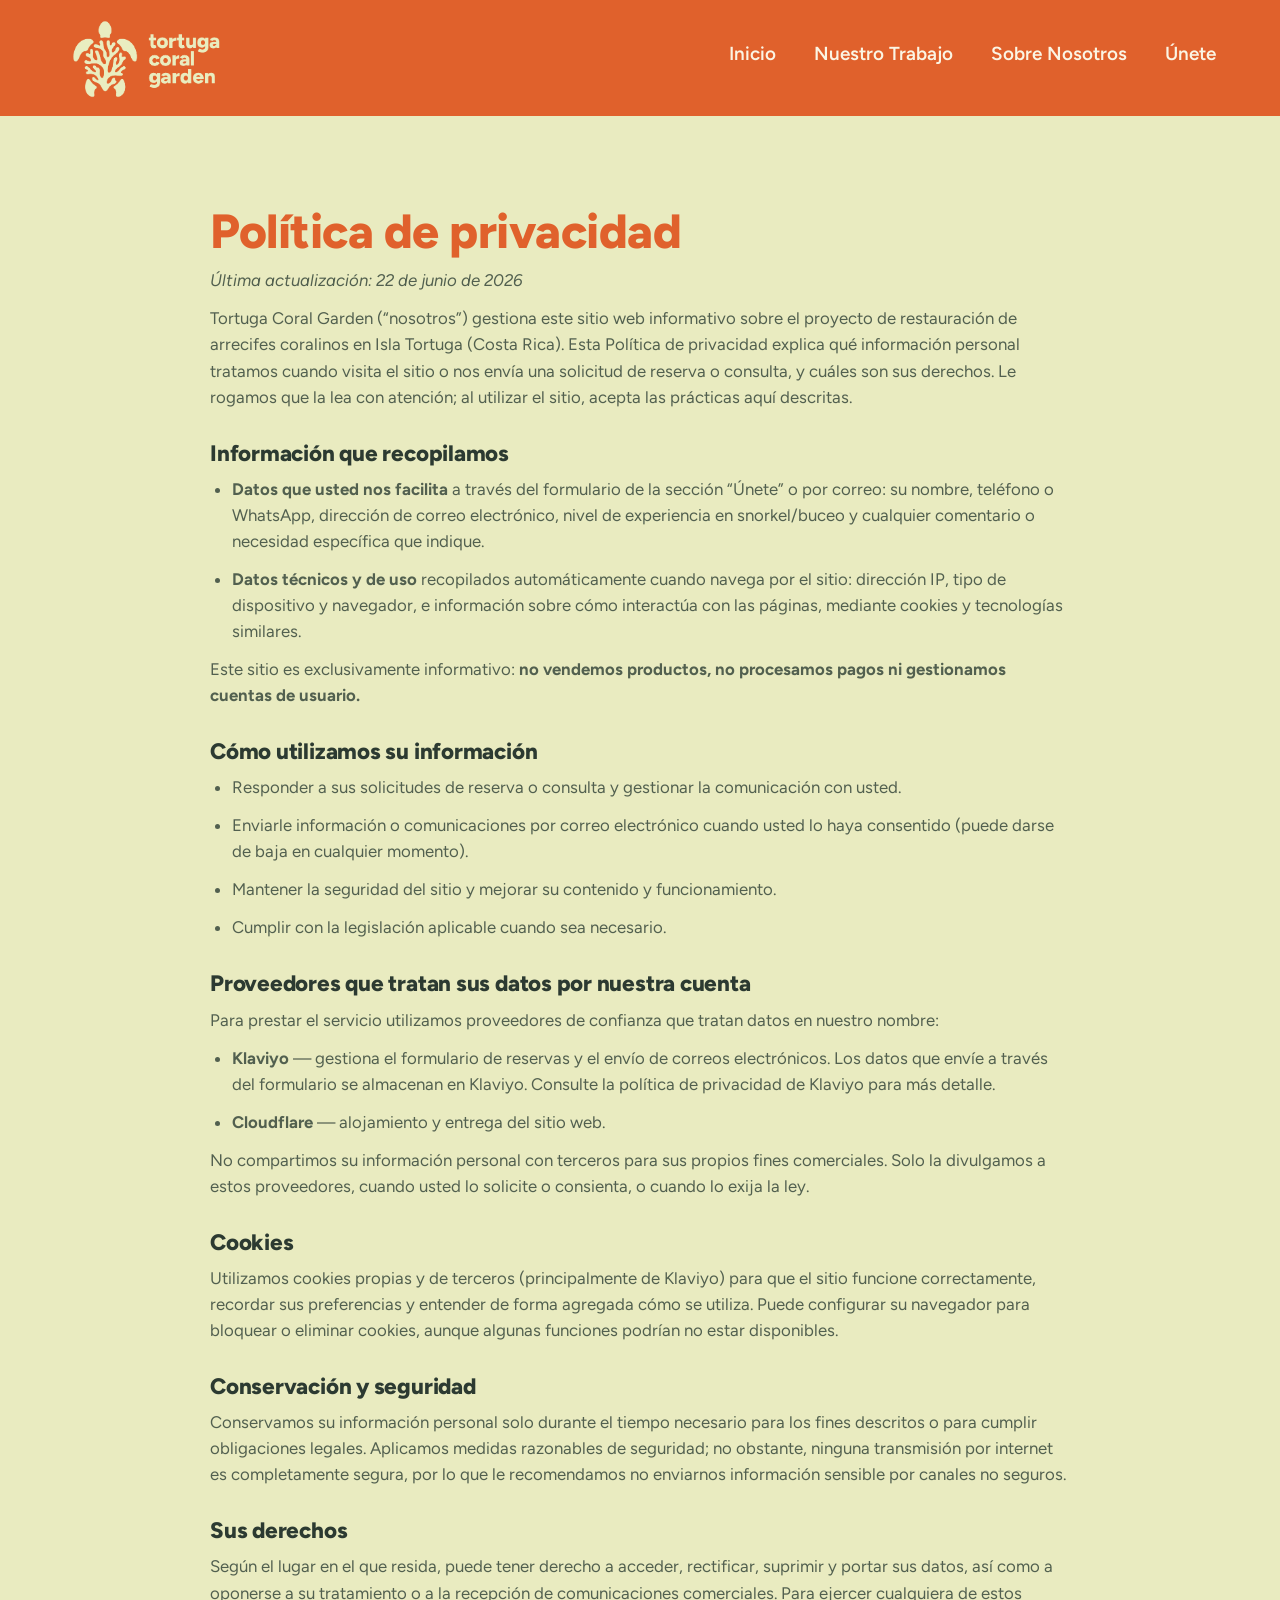
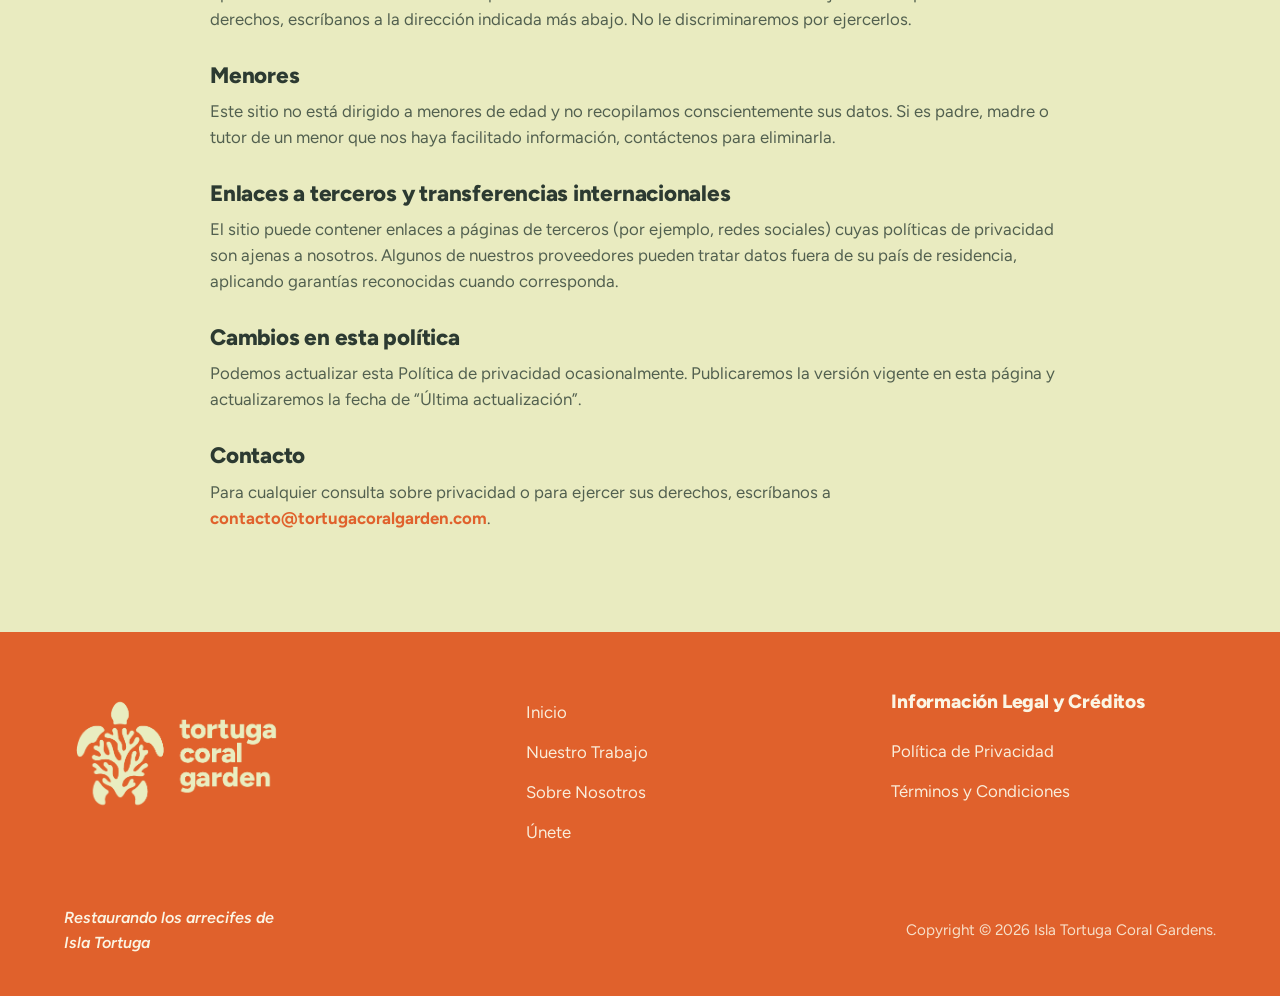
<file: privacidad.html>
<!DOCTYPE html>
<html lang="es">
<head>
<meta charset="UTF-8">
<meta name="viewport" content="width=device-width, initial-scale=1">
<title>Política de Privacidad – Tortuga Coral Garden</title>
<meta name="robots" content="noindex">
<link rel="icon" href="assets/tortuga_naranja.png">
<link rel="preconnect" href="https://fonts.googleapis.com">
<link rel="preconnect" href="https://fonts.gstatic.com" crossorigin>
<link href="https://fonts.googleapis.com/css2?family=Figtree:wght@400;500;600;700;800&display=swap" rel="stylesheet">
<link rel="stylesheet" href="assets/css/styles.css">
</head>
<body>

<header class="site-header">
  <div class="bar">
    <a class="logo" href="index.html"><img src="assets/tortuga_logo.png" alt="Tortuga Coral Garden"></a>
    <button class="nav-toggle" aria-label="Menú"><span></span><span></span><span></span></button>
    <nav class="nav">
      <a href="index.html">Inicio</a>
      <a href="nuestro-trabajo.html">Nuestro Trabajo</a>
      <a href="sobre-nosotros.html">Sobre Nosotros</a>
      <a href="unete.html">Únete</a>
    </nav>
  </div>
</header>

<main class="sec-cream">
<div class="legal">
  <h1>Política de privacidad</h1>
  <p><em>Última actualización: 22 de junio de 2026</em></p>

  <p>Tortuga Coral Garden (“nosotros”) gestiona este sitio web informativo sobre el proyecto de restauración de arrecifes coralinos en Isla Tortuga (Costa Rica). Esta Política de privacidad explica qué información personal tratamos cuando visita el sitio o nos envía una solicitud de reserva o consulta, y cuáles son sus derechos. Le rogamos que la lea con atención; al utilizar el sitio, acepta las prácticas aquí descritas.</p>

  <h2>Información que recopilamos</h2>
  <ul>
    <li><strong>Datos que usted nos facilita</strong> a través del formulario de la sección “Únete” o por correo: su nombre, teléfono o WhatsApp, dirección de correo electrónico, nivel de experiencia en snorkel/buceo y cualquier comentario o necesidad específica que indique.</li>
    <li><strong>Datos técnicos y de uso</strong> recopilados automáticamente cuando navega por el sitio: dirección IP, tipo de dispositivo y navegador, e información sobre cómo interactúa con las páginas, mediante cookies y tecnologías similares.</li>
  </ul>
  <p>Este sitio es exclusivamente informativo: <strong>no vendemos productos, no procesamos pagos ni gestionamos cuentas de usuario.</strong></p>

  <h2>Cómo utilizamos su información</h2>
  <ul>
    <li>Responder a sus solicitudes de reserva o consulta y gestionar la comunicación con usted.</li>
    <li>Enviarle información o comunicaciones por correo electrónico cuando usted lo haya consentido (puede darse de baja en cualquier momento).</li>
    <li>Mantener la seguridad del sitio y mejorar su contenido y funcionamiento.</li>
    <li>Cumplir con la legislación aplicable cuando sea necesario.</li>
  </ul>

  <h2>Proveedores que tratan sus datos por nuestra cuenta</h2>
  <p>Para prestar el servicio utilizamos proveedores de confianza que tratan datos en nuestro nombre:</p>
  <ul>
    <li><strong>Klaviyo</strong> — gestiona el formulario de reservas y el envío de correos electrónicos. Los datos que envíe a través del formulario se almacenan en Klaviyo. Consulte la política de privacidad de Klaviyo para más detalle.</li>
    <li><strong>Cloudflare</strong> — alojamiento y entrega del sitio web.</li>
  </ul>
  <p>No compartimos su información personal con terceros para sus propios fines comerciales. Solo la divulgamos a estos proveedores, cuando usted lo solicite o consienta, o cuando lo exija la ley.</p>

  <h2>Cookies</h2>
  <p>Utilizamos cookies propias y de terceros (principalmente de Klaviyo) para que el sitio funcione correctamente, recordar sus preferencias y entender de forma agregada cómo se utiliza. Puede configurar su navegador para bloquear o eliminar cookies, aunque algunas funciones podrían no estar disponibles.</p>

  <h2>Conservación y seguridad</h2>
  <p>Conservamos su información personal solo durante el tiempo necesario para los fines descritos o para cumplir obligaciones legales. Aplicamos medidas razonables de seguridad; no obstante, ninguna transmisión por internet es completamente segura, por lo que le recomendamos no enviarnos información sensible por canales no seguros.</p>

  <h2>Sus derechos</h2>
  <p>Según el lugar en el que resida, puede tener derecho a acceder, rectificar, suprimir y portar sus datos, así como a oponerse a su tratamiento o a la recepción de comunicaciones comerciales. Para ejercer cualquiera de estos derechos, escríbanos a la dirección indicada más abajo. No le discriminaremos por ejercerlos.</p>

  <h2>Menores</h2>
  <p>Este sitio no está dirigido a menores de edad y no recopilamos conscientemente sus datos. Si es padre, madre o tutor de un menor que nos haya facilitado información, contáctenos para eliminarla.</p>

  <h2>Enlaces a terceros y transferencias internacionales</h2>
  <p>El sitio puede contener enlaces a páginas de terceros (por ejemplo, redes sociales) cuyas políticas de privacidad son ajenas a nosotros. Algunos de nuestros proveedores pueden tratar datos fuera de su país de residencia, aplicando garantías reconocidas cuando corresponda.</p>

  <h2>Cambios en esta política</h2>
  <p>Podemos actualizar esta Política de privacidad ocasionalmente. Publicaremos la versión vigente en esta página y actualizaremos la fecha de “Última actualización”.</p>

  <h2>Contacto</h2>
  <p>Para cualquier consulta sobre privacidad o para ejercer sus derechos, escríbanos a <a href="mailto:contacto@tortugacoralgarden.com" style="color:var(--orange);font-weight:700">contacto@tortugacoralgarden.com</a>.</p>
</div>
</main>

<footer class="site-footer">
  <div class="footer-grid">
    <div class="col footer-logo"><img src="assets/tortuga_logo.png" alt="Tortuga Coral Garden"></div>
    <div class="col">
      <a href="index.html">Inicio</a>
      <a href="nuestro-trabajo.html">Nuestro Trabajo</a>
      <a href="sobre-nosotros.html">Sobre Nosotros</a>
      <a href="unete.html">Únete</a>
    </div>
    <div class="col">
      <h4>Información Legal y Créditos</h4>
      <a href="privacidad.html">Política de Privacidad</a>
      <a href="terminos.html">Términos y Condiciones</a>
    </div>
  </div>
  <div class="footer-bottom">
    <div class="tag">Restaurando los arrecifes de<br>Isla Tortuga</div>
    <div class="copyright">Copyright © <span data-year>2026</span> Isla Tortuga Coral Gardens.</div>
  </div>
</footer>

<script src="assets/js/main.js"></script>
</body>
</html>
</file>
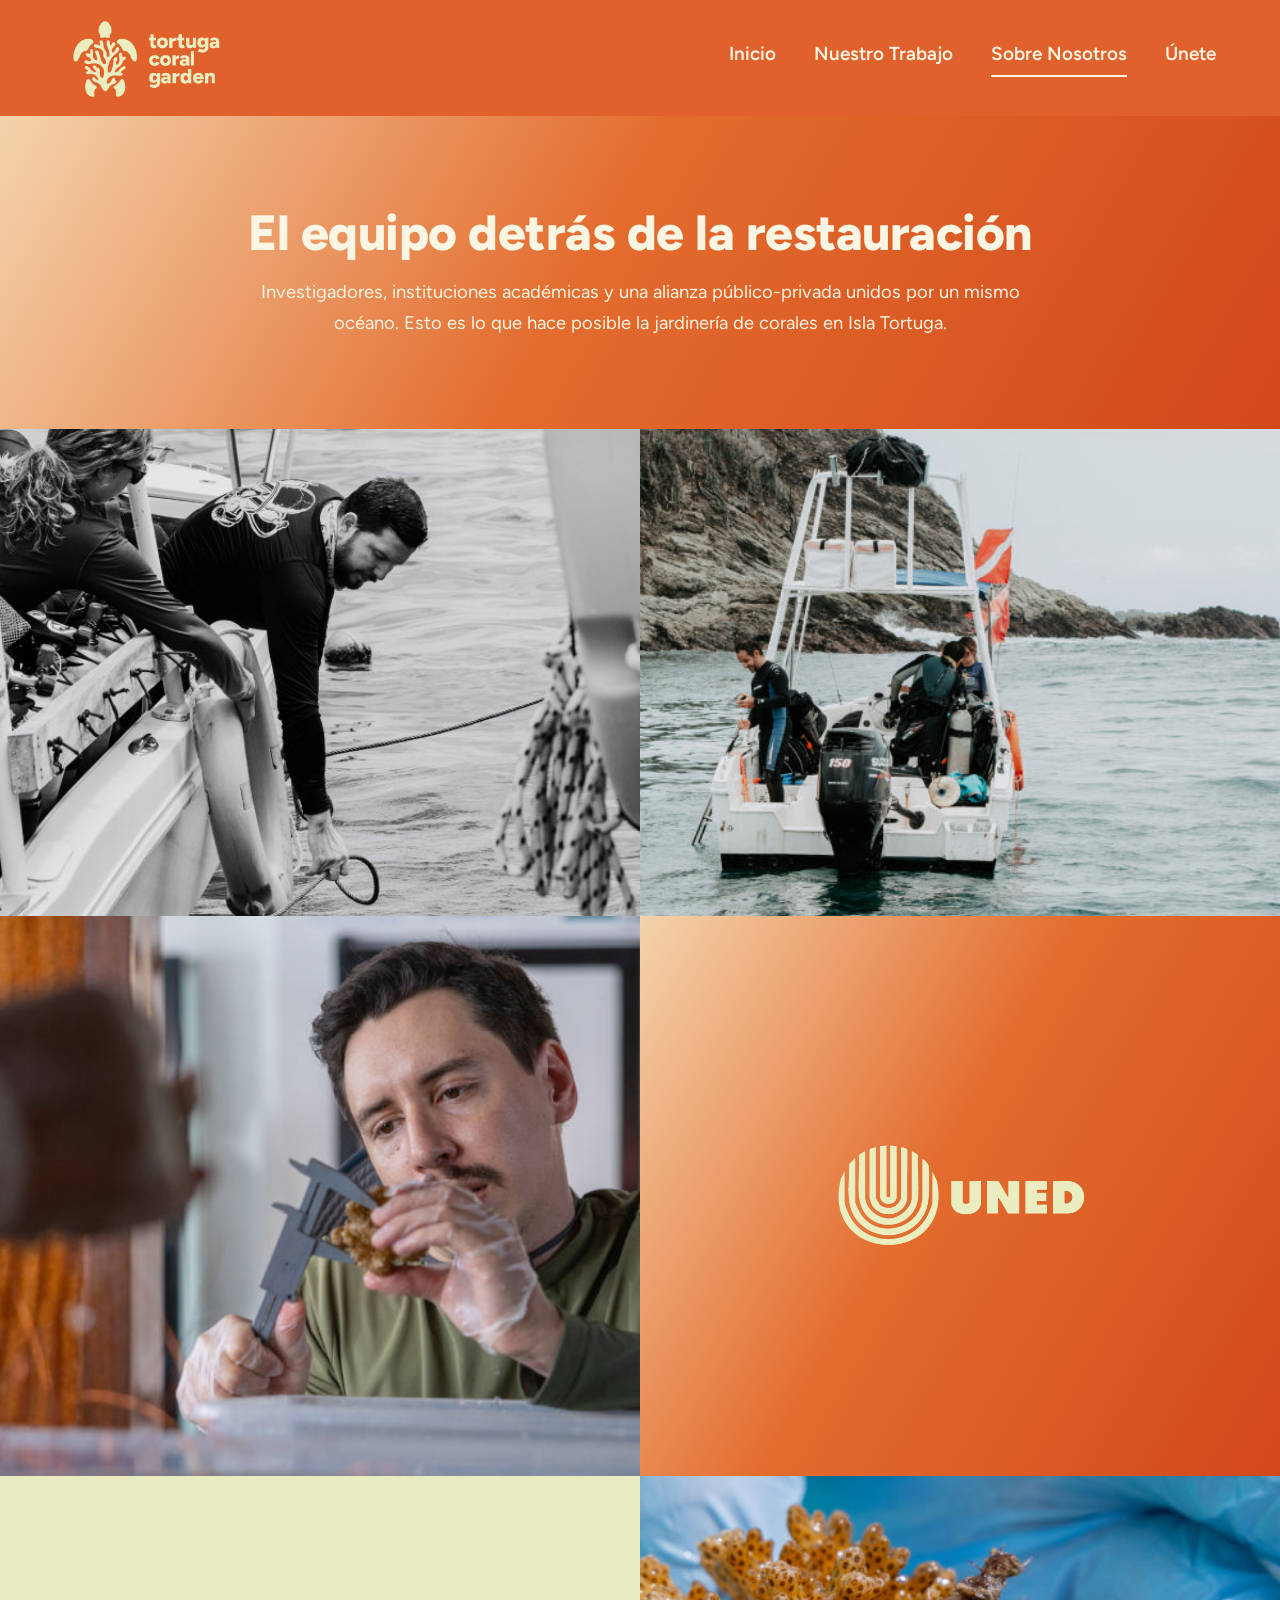
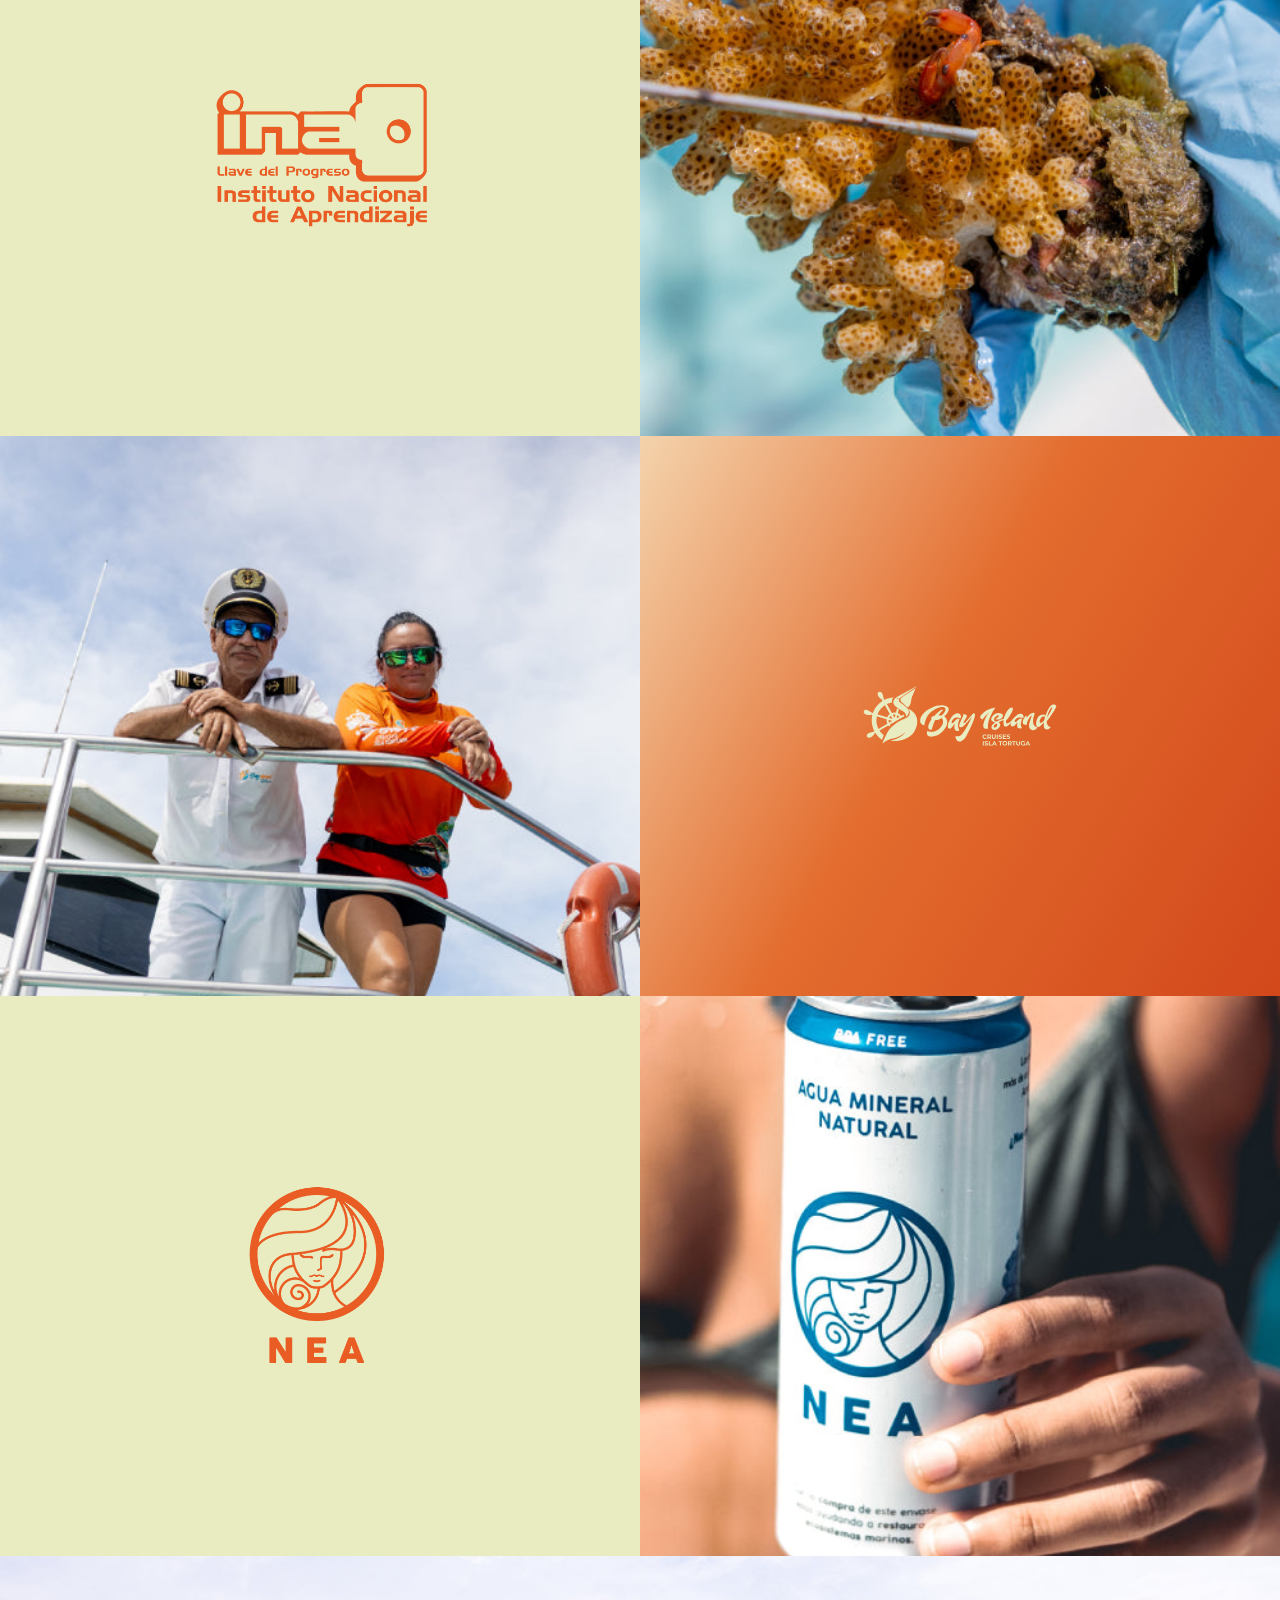
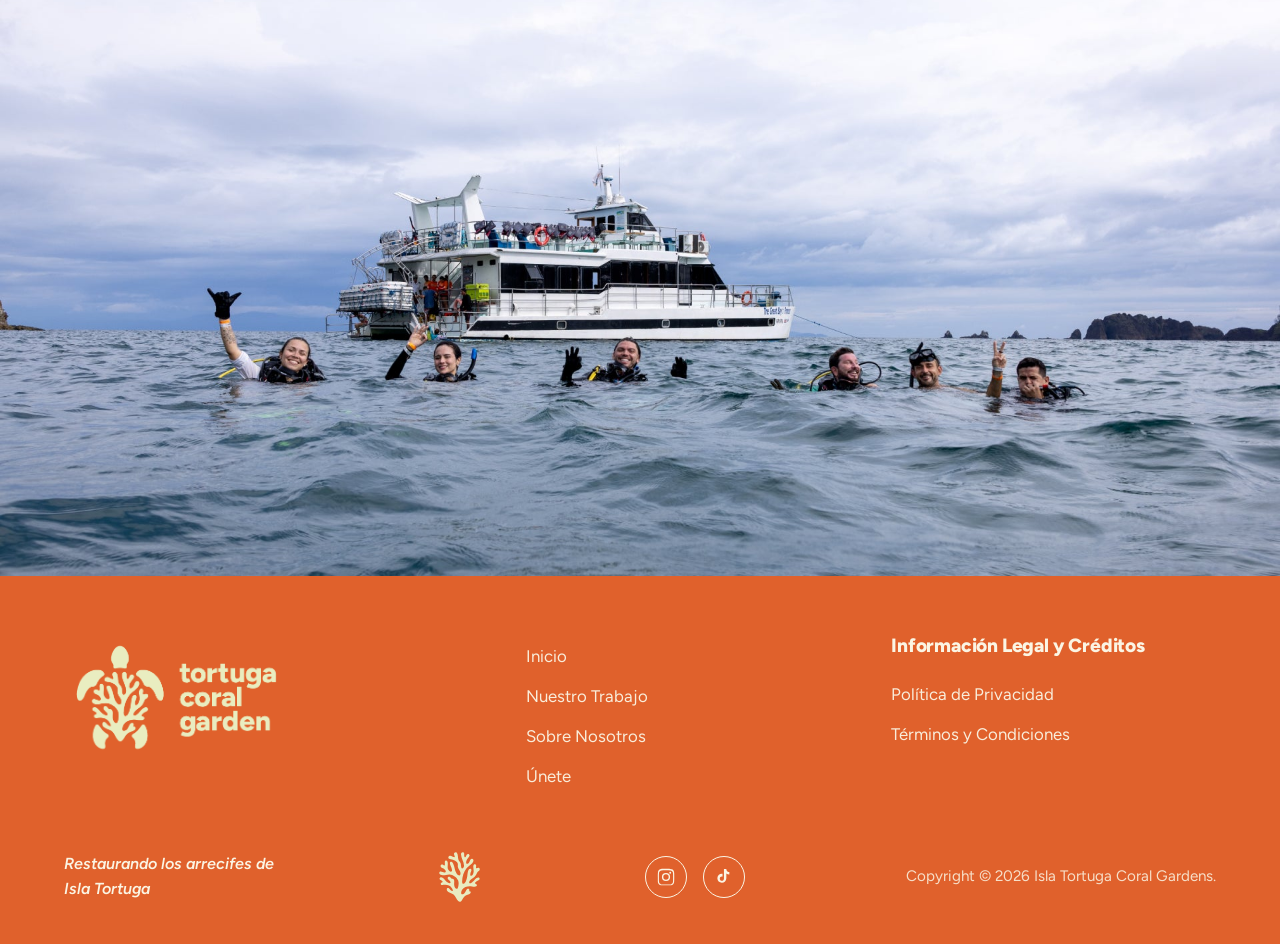
<file: sobre-nosotros.html>
<!DOCTYPE html>
<html lang="es">
<head>
<meta charset="UTF-8">
<meta name="viewport" content="width=device-width, initial-scale=1">
<title>Sobre Nosotros – Tortuga Coral Garden</title>
<meta name="description" content="El equipo detrás de la restauración de los arrecifes de Isla Tortuga: investigadores, instituciones y colaboración público-privada.">
<link rel="icon" href="assets/tortuga_naranja.png">
<link rel="preconnect" href="https://fonts.googleapis.com">
<link rel="preconnect" href="https://fonts.gstatic.com" crossorigin>
<link href="https://fonts.googleapis.com/css2?family=Figtree:wght@400;500;600;700;800&display=swap" rel="stylesheet">
<link rel="stylesheet" href="assets/css/styles.css">
<style>
  .about-panel{display:flex;align-items:center;justify-content:center;padding:clamp(40px,6vw,80px)}
  .about-panel img{max-width:min(360px,70%);max-height:230px;object-fit:contain}
</style>
</head>
<body>

<header class="site-header">
  <div class="bar">
    <a class="logo" href="index.html"><img src="assets/tortuga_logo.png" alt="Tortuga Coral Garden"></a>
    <button class="nav-toggle" aria-label="Menú"><span></span><span></span><span></span></button>
    <nav class="nav">
      <a href="index.html">Inicio</a>
      <a href="nuestro-trabajo.html">Nuestro Trabajo</a>
      <a href="sobre-nosotros.html" class="active">Sobre Nosotros</a>
      <a href="unete.html">Únete</a>
    </nav>
  </div>
</header>

<!-- INTRO -->
<section class="sec-orange" style="padding:clamp(50px,7vw,90px) var(--pad)">
  <div class="wrap center reveal">
    <h1 class="h-lg">El equipo detrás de la restauración</h1>
    <p class="lead" style="max-width:760px;margin:18px auto 0">Investigadores, instituciones académicas y una alianza público-privada unidos por un mismo océano. Esto es lo que hace posible la jardinería de corales en Isla Tortuga.</p>
  </div>
</section>

<!-- DOS IMÁGENES -->
<div class="img-row" style="grid-template-columns:1fr 1fr">
  <img src="assets/Proyecto_nuevo_27.webp" alt="Equipo de investigación en el mar">
  <img src="assets/Proyecto_nuevo_28.webp" alt="Embarcación del proyecto">
</div>

<!-- UNED -->
<section class="split">
  <div class="media" style="background-image:url('assets/Proyecto_nuevo_33.webp')"></div>
  <div class="about-panel sec-orange">
    <img src="assets/logo_uned_blanco.png" alt="UNED — Universidad Estatal a Distancia">
  </div>
</section>

<!-- INA -->
<section class="split split--rev">
  <div class="media" style="background-image:url('assets/Proyecto_nuevo_32.webp')"></div>
  <div class="about-panel sec-cream">
    <img src="assets/ina_naranja.png" alt="INA — Instituto Nacional de Aprendizaje">
  </div>
</section>

<!-- BAY ISLAND -->
<section class="split">
  <div class="media" style="background-image:url('assets/Proyecto_nuevo_31.webp')"></div>
  <div class="about-panel sec-orange">
    <img src="assets/Iconos_Mesa_de_trabajo_1_copia_8.svg" alt="Bay Island">
  </div>
</section>

<!-- NEA -->
<section class="split split--rev">
  <div class="media" style="background-image:url('assets/Proyecto_nuevo_30.webp')"></div>
  <div class="about-panel sec-cream">
    <img src="assets/nea_naranja.png" alt="NEA">
  </div>
</section>

<!-- CIERRE -->
<div class="img-row" style="grid-template-columns:1fr">
  <img src="assets/Proyecto_nuevo_29.webp" alt="El equipo del proyecto" style="height:clamp(320px,50vw,620px)">
</div>

<!-- FOOTER -->
<footer class="site-footer">
  <div class="footer-grid">
    <div class="col footer-logo"><img src="assets/tortuga_logo.png" alt="Tortuga Coral Garden"></div>
    <div class="col">
      <a href="index.html">Inicio</a>
      <a href="nuestro-trabajo.html">Nuestro Trabajo</a>
      <a href="sobre-nosotros.html">Sobre Nosotros</a>
      <a href="unete.html">Únete</a>
    </div>
    <div class="col">
      <h4>Información Legal y Créditos</h4>
      <a href="privacidad.html">Política de Privacidad</a>
      <a href="terminos.html">Términos y Condiciones</a>
    </div>
  </div>
  <div class="footer-bottom">
    <div class="tag">Restaurando los arrecifes de<br>Isla Tortuga</div>
    <img src="assets/Proyecto_nuevo_2.svg" alt="" style="height:54px">
    <div class="socials">
      <a href="https://www.instagram.com/tortuga.coralgardens" target="_blank" rel="noopener" aria-label="Instagram"><svg viewBox="0 0 24 24"><path d="M12 2.2c3.2 0 3.6 0 4.9.1 1.2.1 1.8.2 2.2.4.6.2 1 .5 1.4.9.4.4.7.8.9 1.4.2.4.3 1 .4 2.2.1 1.3.1 1.7.1 4.9s0 3.6-.1 4.9c-.1 1.2-.2 1.8-.4 2.2-.2.6-.5 1-.9 1.4-.4.4-.8.7-1.4.9-.4.2-1 .3-2.2.4-1.3.1-1.7.1-4.9.1s-3.6 0-4.9-.1c-1.2-.1-1.8-.2-2.2-.4-.6-.2-1-.5-1.4-.9-.4-.4-.7-.8-.9-1.4-.2-.4-.3-1-.4-2.2C2.2 15.6 2.2 15.2 2.2 12s0-3.6.1-4.9c.1-1.2.2-1.8.4-2.2.2-.6.5-1 .9-1.4.4-.4.8-.7 1.4-.9.4-.2 1-.3 2.2-.4C8.4 2.2 8.8 2.2 12 2.2zm0 1.8c-3.1 0-3.5 0-4.7.1-.9 0-1.4.2-1.7.3-.4.2-.7.4-1 .7-.3.3-.5.6-.7 1-.1.3-.3.8-.3 1.7-.1 1.2-.1 1.6-.1 4.7s0 3.5.1 4.7c0 .9.2 1.4.3 1.7.2.4.4.7.7 1 .3.3.6.5 1 .7.3.1.8.3 1.7.3 1.2.1 1.6.1 4.7.1s3.5 0 4.7-.1c.9 0 1.4-.2 1.7-.3.4-.2.7-.4 1-.7.3-.3.5-.6.7-1 .1-.3.3-.8.3-1.7.1-1.2.1-1.6.1-4.7s0-3.5-.1-4.7c0-.9-.2-1.4-.3-1.7-.2-.4-.4-.7-.7-1-.3-.3-.6-.5-1-.7-.3-.1-.8-.3-1.7-.3-1.2-.1-1.6-.1-4.7-.1zm0 3.1a4.9 4.9 0 110 9.8 4.9 4.9 0 010-9.8zm0 8.1a3.2 3.2 0 100-6.4 3.2 3.2 0 000 6.4zm6.2-8.3a1.1 1.1 0 11-2.3 0 1.1 1.1 0 012.3 0z"/></svg></a>
      <a href="https://www.tiktok.com/@tortuga.coralgardens" target="_blank" rel="noopener" aria-label="TikTok"><svg viewBox="0 0 24 24"><path d="M16.6 5.8c-.9-.6-1.5-1.5-1.7-2.6-.05-.3-.07-.5-.07-.8h-2.9v11.6c0 1.4-1.1 2.5-2.5 2.5s-2.5-1.1-2.5-2.5 1.1-2.5 2.5-2.5c.3 0 .5 0 .8.1V8.1c-.3 0-.5-.05-.8-.05-3 0-5.4 2.4-5.4 5.4S6.4 18.8 9.4 18.8s5.4-2.4 5.4-5.4V7.7c1 .7 2.3 1.2 3.6 1.2V6c-.7 0-1.3-.05-1.8-.2z"/></svg></a>
    </div>
    <div class="copyright">Copyright © <span data-year>2026</span> Isla Tortuga Coral Gardens.</div>
  </div>
</footer>

<script src="assets/js/main.js"></script>
</body>
</html>
</file>
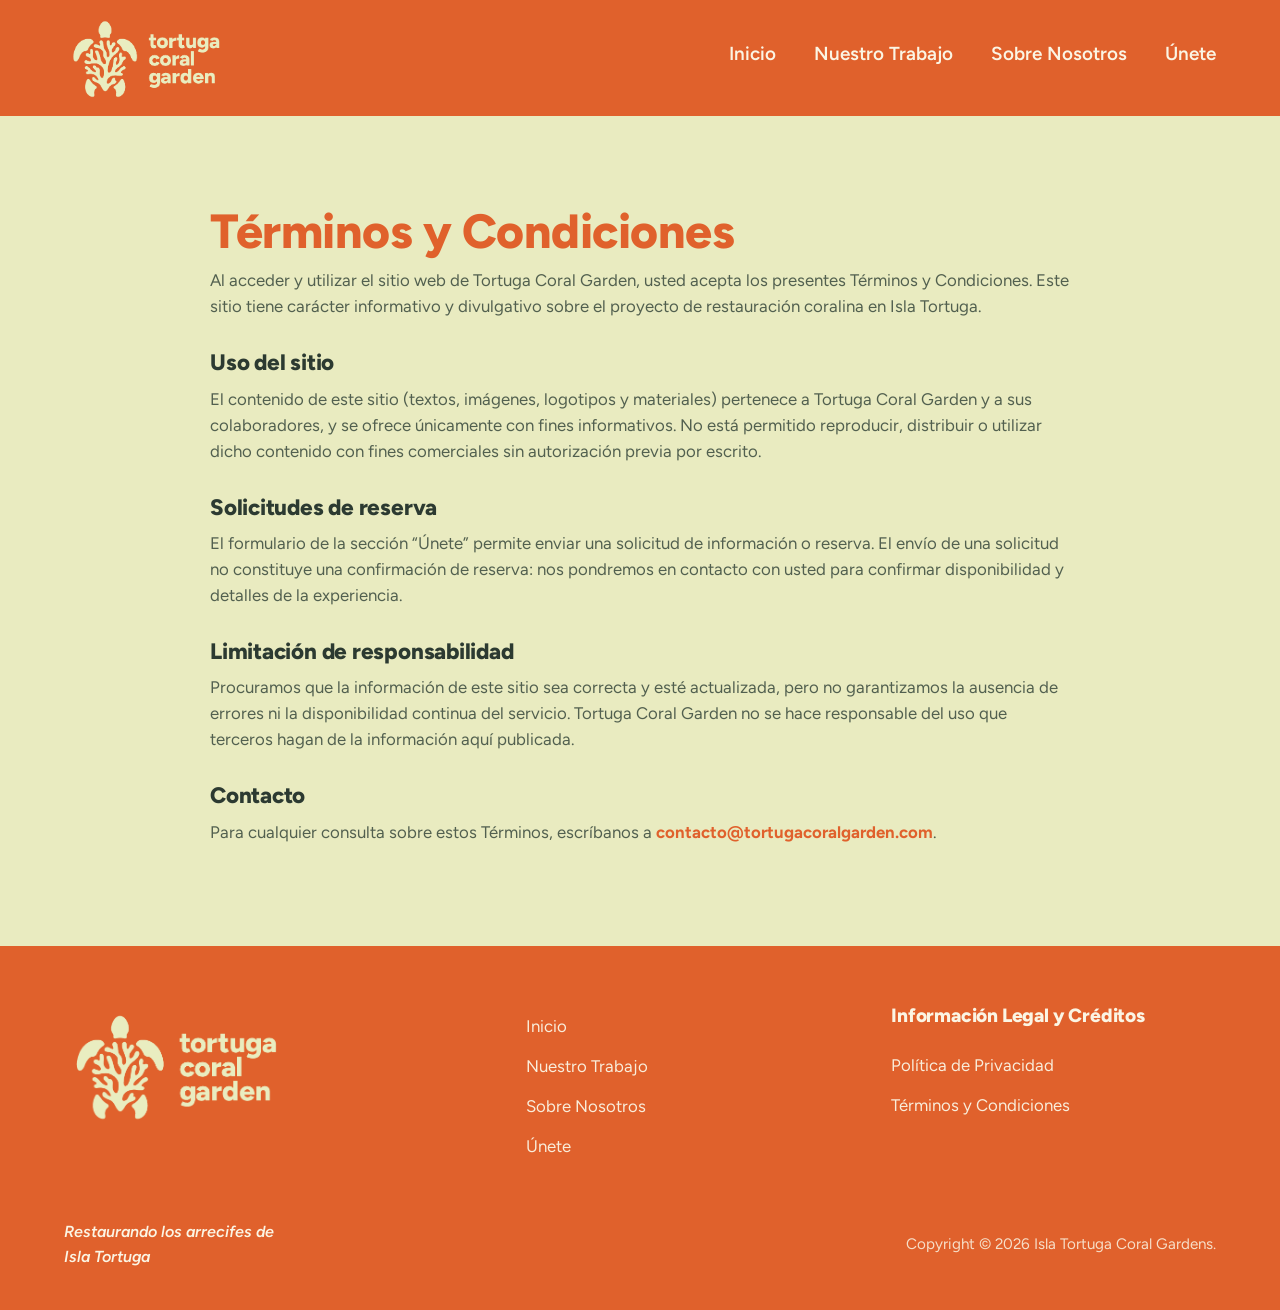
<file: terminos.html>
<!DOCTYPE html>
<html lang="es">
<head>
<meta charset="UTF-8">
<meta name="viewport" content="width=device-width, initial-scale=1">
<title>Términos y Condiciones – Tortuga Coral Garden</title>
<meta name="robots" content="noindex">
<link rel="icon" href="assets/tortuga_naranja.png">
<link rel="preconnect" href="https://fonts.googleapis.com">
<link rel="preconnect" href="https://fonts.gstatic.com" crossorigin>
<link href="https://fonts.googleapis.com/css2?family=Figtree:wght@400;500;600;700;800&display=swap" rel="stylesheet">
<link rel="stylesheet" href="assets/css/styles.css">
</head>
<body>

<header class="site-header">
  <div class="bar">
    <a class="logo" href="index.html"><img src="assets/tortuga_logo.png" alt="Tortuga Coral Garden"></a>
    <button class="nav-toggle" aria-label="Menú"><span></span><span></span><span></span></button>
    <nav class="nav">
      <a href="index.html">Inicio</a>
      <a href="nuestro-trabajo.html">Nuestro Trabajo</a>
      <a href="sobre-nosotros.html">Sobre Nosotros</a>
      <a href="unete.html">Únete</a>
    </nav>
  </div>
</header>

<main class="sec-cream">
<div class="legal">
  <h1>Términos y Condiciones</h1>
  <p>Al acceder y utilizar el sitio web de Tortuga Coral Garden, usted acepta los presentes Términos y Condiciones. Este sitio tiene carácter informativo y divulgativo sobre el proyecto de restauración coralina en Isla Tortuga.</p>

  <h2>Uso del sitio</h2>
  <p>El contenido de este sitio (textos, imágenes, logotipos y materiales) pertenece a Tortuga Coral Garden y a sus colaboradores, y se ofrece únicamente con fines informativos. No está permitido reproducir, distribuir o utilizar dicho contenido con fines comerciales sin autorización previa por escrito.</p>

  <h2>Solicitudes de reserva</h2>
  <p>El formulario de la sección “Únete” permite enviar una solicitud de información o reserva. El envío de una solicitud no constituye una confirmación de reserva: nos pondremos en contacto con usted para confirmar disponibilidad y detalles de la experiencia.</p>

  <h2>Limitación de responsabilidad</h2>
  <p>Procuramos que la información de este sitio sea correcta y esté actualizada, pero no garantizamos la ausencia de errores ni la disponibilidad continua del servicio. Tortuga Coral Garden no se hace responsable del uso que terceros hagan de la información aquí publicada.</p>

  <h2>Contacto</h2>
  <p>Para cualquier consulta sobre estos Términos, escríbanos a <a href="mailto:contacto@tortugacoralgarden.com" style="color:var(--orange);font-weight:700">contacto@tortugacoralgarden.com</a>.</p>
</div>
</main>

<footer class="site-footer">
  <div class="footer-grid">
    <div class="col footer-logo"><img src="assets/tortuga_logo.png" alt="Tortuga Coral Garden"></div>
    <div class="col">
      <a href="index.html">Inicio</a>
      <a href="nuestro-trabajo.html">Nuestro Trabajo</a>
      <a href="sobre-nosotros.html">Sobre Nosotros</a>
      <a href="unete.html">Únete</a>
    </div>
    <div class="col">
      <h4>Información Legal y Créditos</h4>
      <a href="privacidad.html">Política de Privacidad</a>
      <a href="terminos.html">Términos y Condiciones</a>
    </div>
  </div>
  <div class="footer-bottom">
    <div class="tag">Restaurando los arrecifes de<br>Isla Tortuga</div>
    <div class="copyright">Copyright © <span data-year>2026</span> Isla Tortuga Coral Gardens.</div>
  </div>
</footer>

<script src="assets/js/main.js"></script>
</body>
</html>
</file>
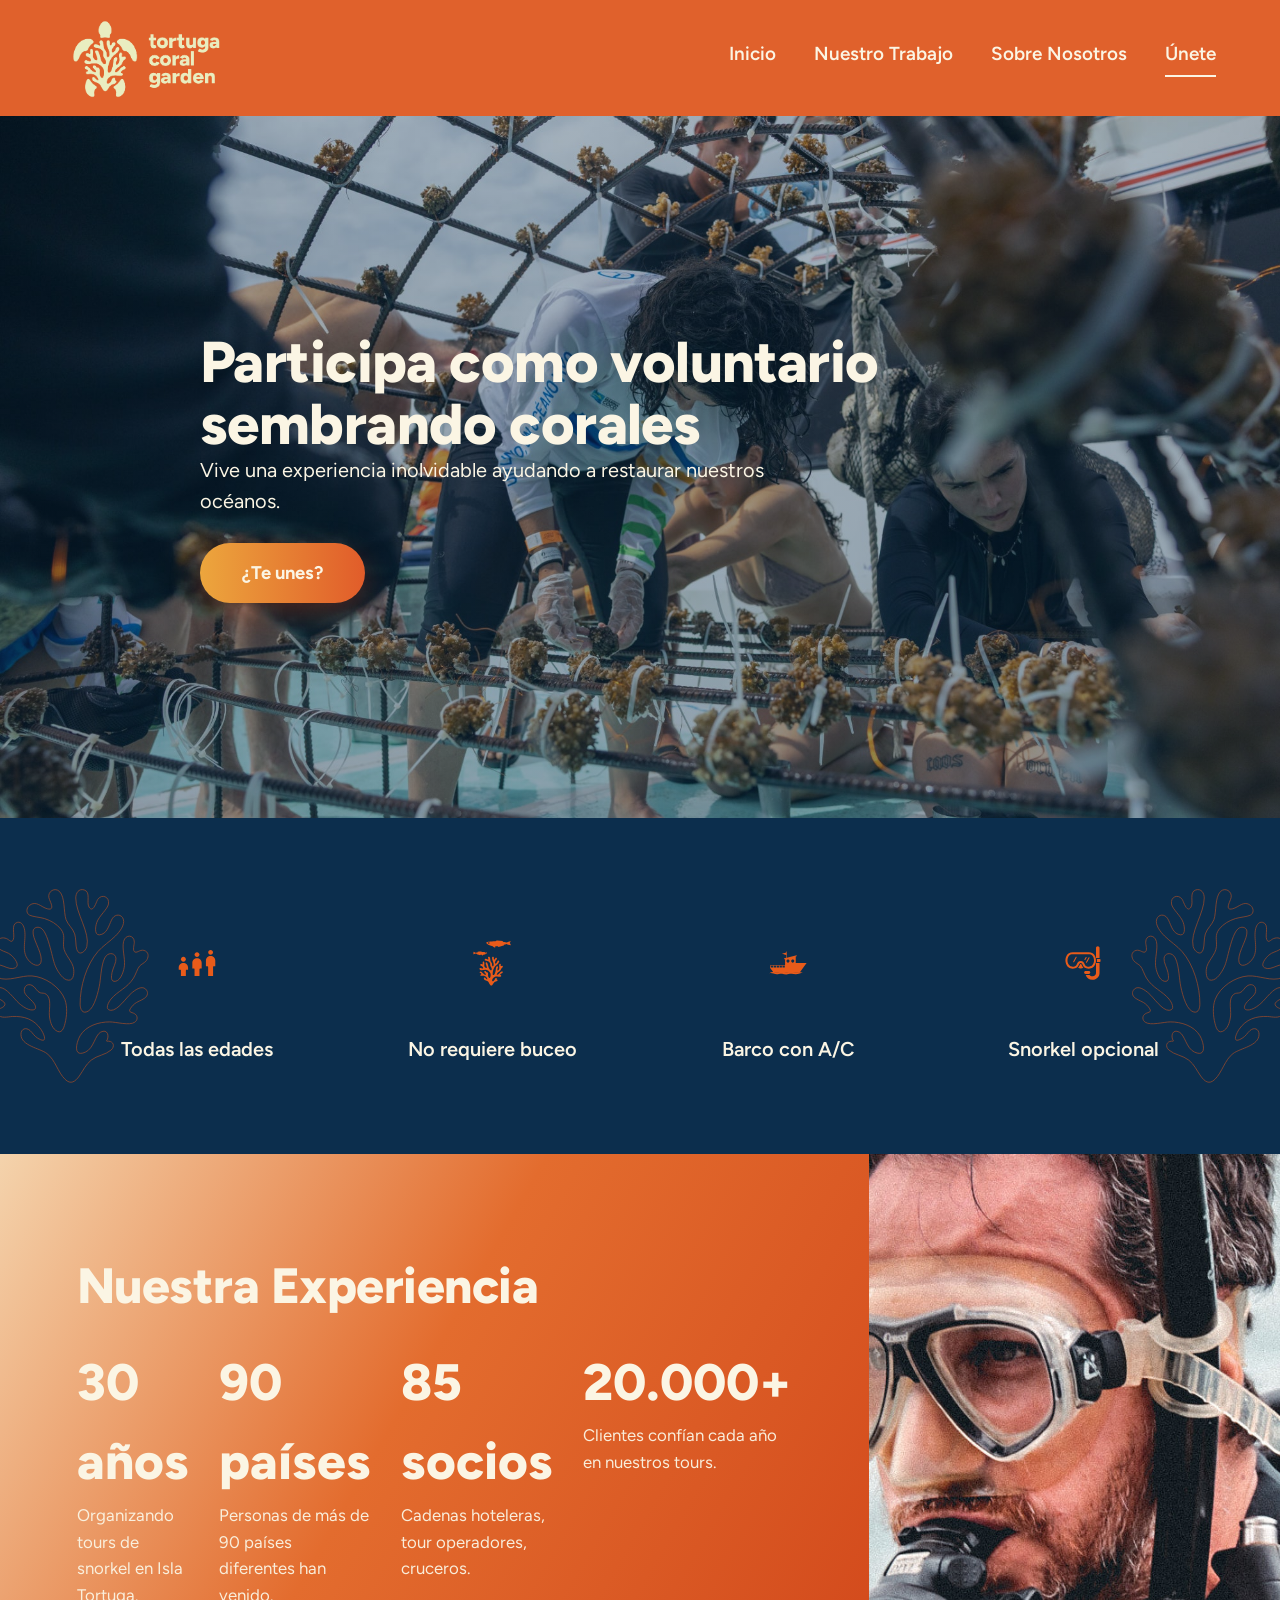
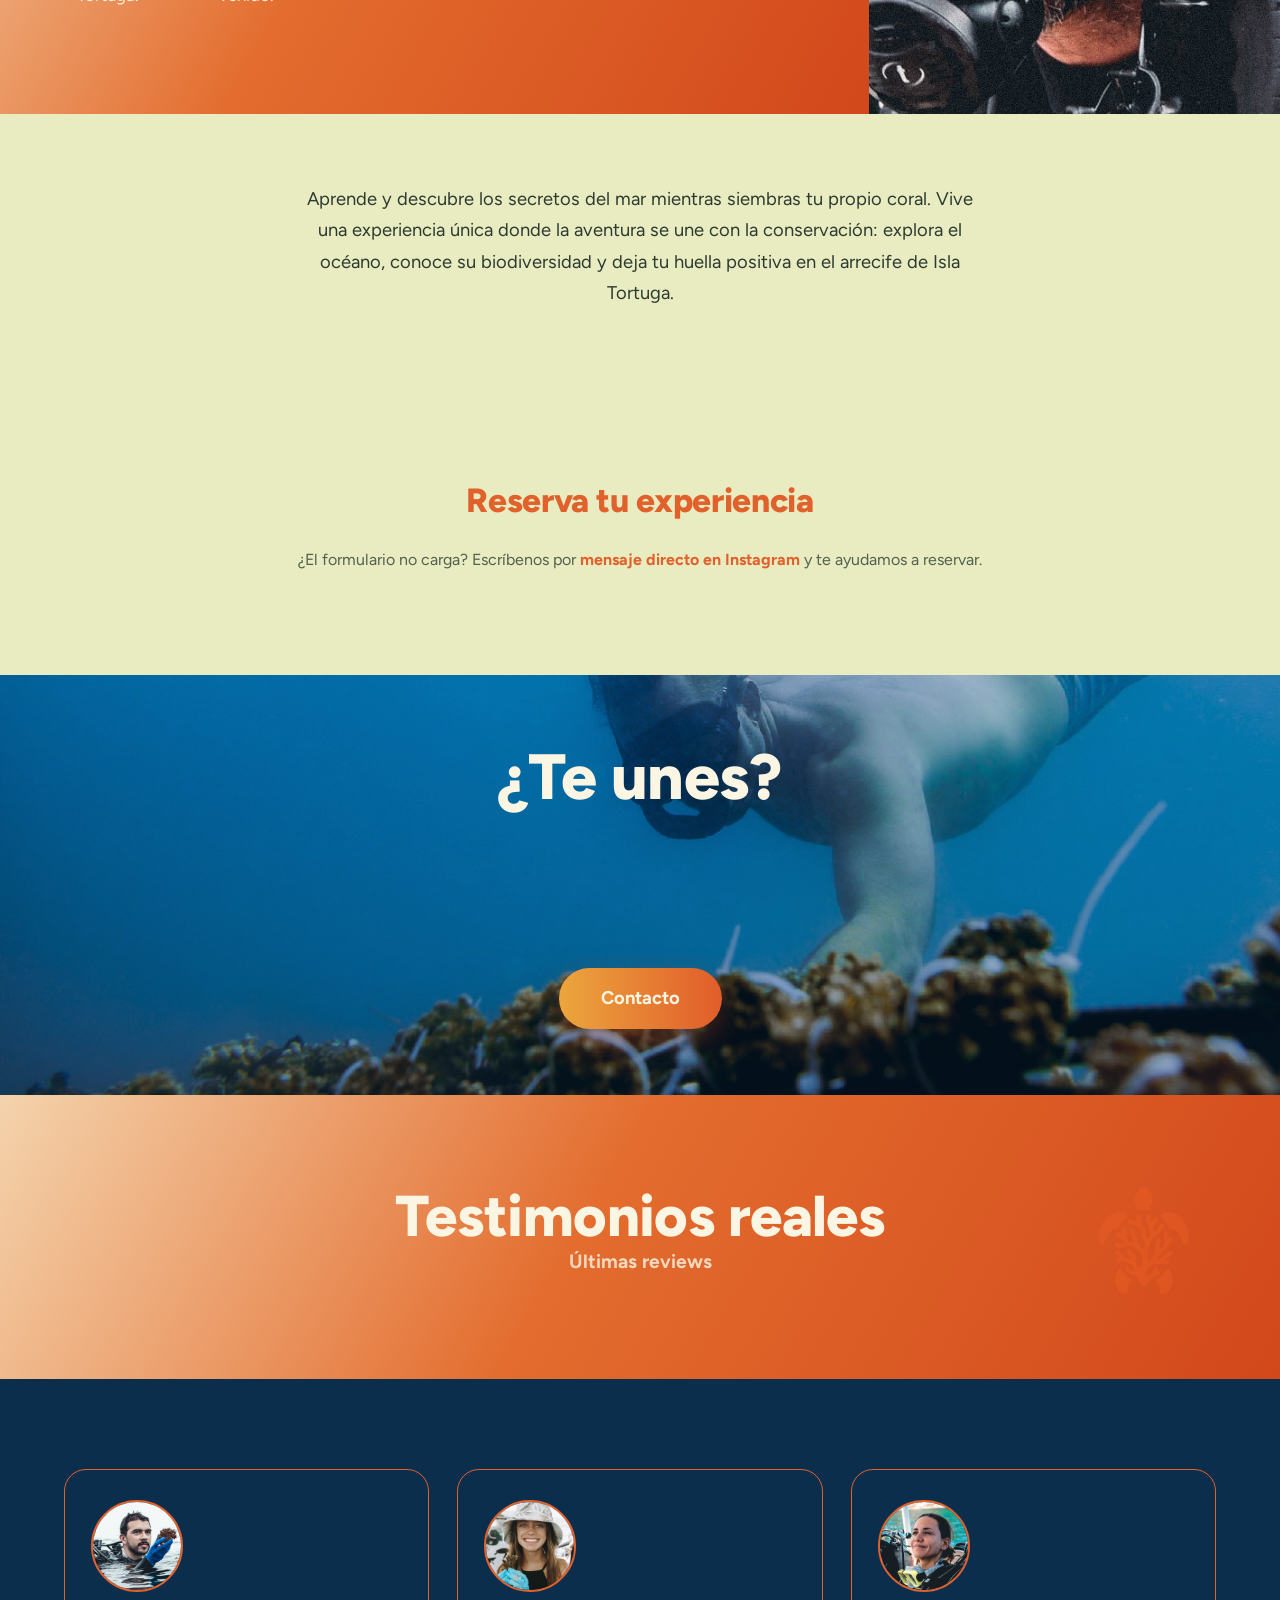
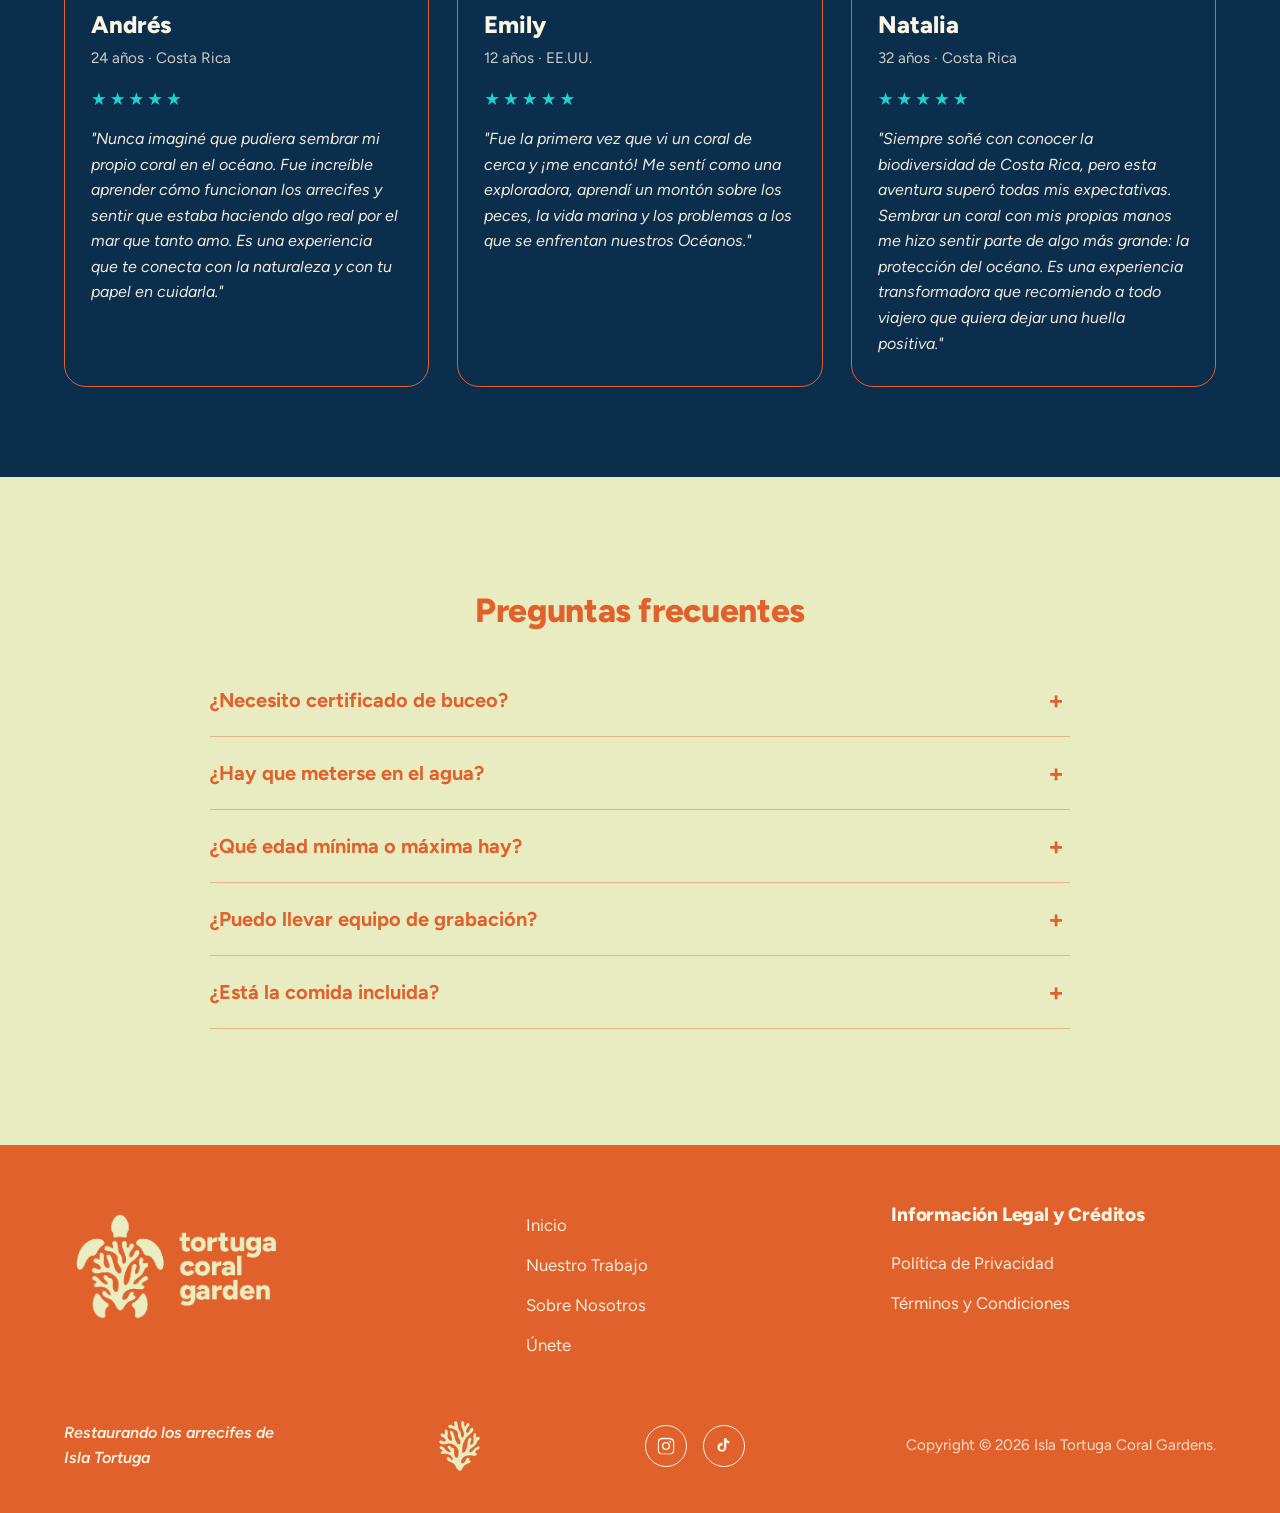
<file: unete.html>
<!DOCTYPE html>
<html lang="es">
<head>
<meta charset="UTF-8">
<meta name="viewport" content="width=device-width, initial-scale=1">
<title>Únete – Tortuga Coral Garden</title>
<meta name="description" content="Participa como voluntario sembrando corales en Isla Tortuga. Una experiencia única de conservación para todas las edades, sin necesidad de buceo.">
<link rel="icon" href="assets/tortuga_naranja.png">
<link rel="preconnect" href="https://fonts.googleapis.com">
<link rel="preconnect" href="https://fonts.gstatic.com" crossorigin>
<link href="https://fonts.googleapis.com/css2?family=Figtree:wght@400;500;600;700;800&display=swap" rel="stylesheet">
<link rel="stylesheet" href="assets/css/styles.css">
<!-- Formulario de reservas: Klaviyo (mismo que la web original) -->
<script async type="text/javascript" src="https://static.klaviyo.com/onsite/js/Te4yYR/klaviyo.js"></script>
<style>
  .unete-hero h1{font-size:clamp(2.2rem,5vw,3.6rem);max-width:880px}
  .unete-hero p{font-size:1.25rem;max-width:620px}
  #reserva .klaviyo-form-Ra6syW{max-width:780px;margin:0 auto}
</style>
</head>
<body>

<header class="site-header">
  <div class="bar">
    <a class="logo" href="index.html"><img src="assets/tortuga_logo.png" alt="Tortuga Coral Garden"></a>
    <button class="nav-toggle" aria-label="Menú"><span></span><span></span><span></span></button>
    <nav class="nav">
      <a href="index.html">Inicio</a>
      <a href="nuestro-trabajo.html">Nuestro Trabajo</a>
      <a href="sobre-nosotros.html">Sobre Nosotros</a>
      <a href="unete.html" class="active">Únete</a>
    </nav>
  </div>
</header>

<!-- HERO -->
<section class="fullbleed unete-hero" style="min-height:78vh;background-image:linear-gradient(rgba(8,46,77,.35),rgba(8,46,77,.45)),url('assets/Alex_HD_023.webp')">
  <div class="wrap reveal">
    <h1>Participa como voluntario sembrando corales</h1>
    <p>Vive una experiencia inolvidable ayudando a restaurar nuestros océanos.</p>
    <a class="btn" href="#reserva" style="margin-top:26px">¿Te unes?</a>
  </div>
</section>

<!-- BADGES -->
<section class="badges">
  <img class="coral-side l" src="assets/Iconos_Mesa_de_trabajo_1_copia_6_4368979a-3082-4c29-8890-6c53930d23f9.svg" alt="">
  <img class="coral-side r" src="assets/Iconos_Mesa_de_trabajo_1_copia_6_4368979a-3082-4c29-8890-6c53930d23f9.svg" alt="">
  <div class="wrap badge-grid">
    <div class="badge reveal"><img src="assets/Iconos_Mesa_de_trabajo_1.svg" alt=""><span>Todas las edades</span></div>
    <div class="badge reveal"><img src="assets/Iconos_Mesa_de_trabajo_1_copia.svg" alt=""><span>No requiere buceo</span></div>
    <div class="badge reveal"><img src="assets/Iconos_Mesa_de_trabajo_1_copia_2.svg" alt=""><span>Barco con A/C</span></div>
    <div class="badge reveal"><img src="assets/Iconos_Mesa_de_trabajo_1_copia_3.svg" alt=""><span>Snorkel opcional</span></div>
  </div>
</section>

<!-- NUESTRA EXPERIENCIA -->
<section class="split">
  <div class="content on-orange reveal">
    <h2 class="h-lg" style="margin-bottom:30px">Nuestra Experiencia</h2>
    <div class="stats" style="text-align:left;gap:26px 30px">
      <div class="stat"><b>30 años</b><span>Organizando tours de snorkel en Isla Tortuga.</span></div>
      <div class="stat"><b>90 países</b><span>Personas de más de 90 países diferentes han venido.</span></div>
      <div class="stat"><b>85 socios</b><span>Cadenas hoteleras, tour operadores, cruceros.</span></div>
      <div class="stat"><b>20.000+</b><span>Clientes confían cada año en nuestros tours.</span></div>
    </div>
  </div>
  <div class="media" style="background-image:url('assets/IMG_3796.webp')"></div>
</section>

<section class="sec-cream" style="padding-block:clamp(40px,6vw,70px)">
  <div class="wrap center reveal" style="max-width:820px">
    <p class="lead">Aprende y descubre los secretos del mar mientras siembras tu propio coral. Vive una experiencia única donde la aventura se une con la conservación: explora el océano, conoce su biodiversidad y deja tu huella positiva en el arrecife de Isla Tortuga.</p>
  </div>
</section>

<!-- FORMULARIO DE RESERVA (Klaviyo) -->
<section id="reserva" class="form-section">
  <div class="wrap">
    <h2 class="h-md center" style="color:var(--orange);margin-bottom:30px">Reserva tu experiencia</h2>
    <!-- Formulario embebido de Klaviyo (company Te4yYR · form Ra6syW) -->
    <div class="klaviyo-form-Ra6syW"></div>
    <p class="form-note">¿El formulario no carga? Escríbenos por <a href="https://www.instagram.com/tortuga.coralgardens" target="_blank" rel="noopener" style="color:var(--orange);font-weight:700">mensaje directo en Instagram</a> y te ayudamos a reservar.</p>
  </div>
</section>

<!-- ¿TE UNES? CTA -->
<section class="cta-split" style="min-height:420px">
  <div class="img" style="grid-column:1 / -1;background-image:linear-gradient(rgba(8,46,77,.25),rgba(8,46,77,.35)),url('assets/Proyecto_nuevo_51.webp')"></div>
  <div class="btn-center" style="flex-direction:column;gap:24px;text-align:center">
    <h2 class="h-xl" style="color:var(--cream-white)">¿Te unes?</h2>
    <a class="btn" href="#reserva">Contacto</a>
  </div>
</section>

<!-- TESTIMONIOS -->
<section class="testi-head">
  <img class="turtle-wm" src="assets/tortuga_naranja.png" alt="">
  <h2 class="reveal">Testimonios reales</h2>
  <p class="eyebrow" style="text-transform:none;letter-spacing:0;font-size:1.2rem">Últimas reviews</p>
</section>
<section class="testi-grid">
  <div class="cards3">
    <div class="t-card reveal">
      <img class="avatar" src="assets/Proyecto_nuevo_8.webp" alt="Andrés">
      <div class="who">Andrés</div><div class="meta">24 años · Costa Rica</div><div class="stars">★★★★★</div>
      <p>"Nunca imaginé que pudiera sembrar mi propio coral en el océano. Fue increíble aprender cómo funcionan los arrecifes y sentir que estaba haciendo algo real por el mar que tanto amo. Es una experiencia que te conecta con la naturaleza y con tu papel en cuidarla."</p>
    </div>
    <div class="t-card reveal">
      <img class="avatar" src="assets/Proyecto_nuevo_9.webp" alt="Emily">
      <div class="who">Emily</div><div class="meta">12 años · EE.UU.</div><div class="stars">★★★★★</div>
      <p>"Fue la primera vez que vi un coral de cerca y ¡me encantó! Me sentí como una exploradora, aprendí un montón sobre los peces, la vida marina y los problemas a los que se enfrentan nuestros Océanos."</p>
    </div>
    <div class="t-card reveal">
      <img class="avatar" src="assets/Testimonial.webp" alt="Natalia">
      <div class="who">Natalia</div><div class="meta">32 años · Costa Rica</div><div class="stars">★★★★★</div>
      <p>"Siempre soñé con conocer la biodiversidad de Costa Rica, pero esta aventura superó todas mis expectativas. Sembrar un coral con mis propias manos me hizo sentir parte de algo más grande: la protección del océano. Es una experiencia transformadora que recomiendo a todo viajero que quiera dejar una huella positiva."</p>
    </div>
  </div>
</section>

<!-- FAQ -->
<section class="sec-cream pad-y">
  <div class="wrap">
    <h2 class="h-md center" style="color:var(--orange);margin-bottom:36px">Preguntas frecuentes</h2>
    <div class="faq">
      <div class="faq-item"><button class="faq-q">¿Necesito certificado de buceo?</button><div class="faq-a"><p>Puede participar en la actividad sin necesidad de bucear.</p></div></div>
      <div class="faq-item"><button class="faq-q">¿Hay que meterse en el agua?</button><div class="faq-a"><p>Puede hacer snorkel de manera opcional, o permanecer en la embarcación.</p></div></div>
      <div class="faq-item"><button class="faq-q">¿Qué edad mínima o máxima hay?</button><div class="faq-a"><p>Los menores de 18 años siempre tienen que venir acompañados de un adulto. No hay edad máxima.</p></div></div>
      <div class="faq-item"><button class="faq-q">¿Puedo llevar equipo de grabación?</button><div class="faq-a"><p>Claro. Puedes traer el equipo de foto o video que gustes.</p></div></div>
      <div class="faq-item"><button class="faq-q">¿Está la comida incluida?</button><div class="faq-a"><p>En nuestro barco podrás encontrar almuerzo y snacks incluidos.</p></div></div>
    </div>
  </div>
</section>

<!-- FOOTER -->
<footer class="site-footer">
  <div class="footer-grid">
    <div class="col footer-logo"><img src="assets/tortuga_logo.png" alt="Tortuga Coral Garden"></div>
    <div class="col">
      <a href="index.html">Inicio</a>
      <a href="nuestro-trabajo.html">Nuestro Trabajo</a>
      <a href="sobre-nosotros.html">Sobre Nosotros</a>
      <a href="unete.html">Únete</a>
    </div>
    <div class="col">
      <h4>Información Legal y Créditos</h4>
      <a href="privacidad.html">Política de Privacidad</a>
      <a href="terminos.html">Términos y Condiciones</a>
    </div>
  </div>
  <div class="footer-bottom">
    <div class="tag">Restaurando los arrecifes de<br>Isla Tortuga</div>
    <img src="assets/Proyecto_nuevo_2.svg" alt="" style="height:54px">
    <div class="socials">
      <a href="https://www.instagram.com/tortuga.coralgardens" target="_blank" rel="noopener" aria-label="Instagram"><svg viewBox="0 0 24 24"><path d="M12 2.2c3.2 0 3.6 0 4.9.1 1.2.1 1.8.2 2.2.4.6.2 1 .5 1.4.9.4.4.7.8.9 1.4.2.4.3 1 .4 2.2.1 1.3.1 1.7.1 4.9s0 3.6-.1 4.9c-.1 1.2-.2 1.8-.4 2.2-.2.6-.5 1-.9 1.4-.4.4-.8.7-1.4.9-.4.2-1 .3-2.2.4-1.3.1-1.7.1-4.9.1s-3.6 0-4.9-.1c-1.2-.1-1.8-.2-2.2-.4-.6-.2-1-.5-1.4-.9-.4-.4-.7-.8-.9-1.4-.2-.4-.3-1-.4-2.2C2.2 15.6 2.2 15.2 2.2 12s0-3.6.1-4.9c.1-1.2.2-1.8.4-2.2.2-.6.5-1 .9-1.4.4-.4.8-.7 1.4-.9.4-.2 1-.3 2.2-.4C8.4 2.2 8.8 2.2 12 2.2zm0 1.8c-3.1 0-3.5 0-4.7.1-.9 0-1.4.2-1.7.3-.4.2-.7.4-1 .7-.3.3-.5.6-.7 1-.1.3-.3.8-.3 1.7-.1 1.2-.1 1.6-.1 4.7s0 3.5.1 4.7c0 .9.2 1.4.3 1.7.2.4.4.7.7 1 .3.3.6.5 1 .7.3.1.8.3 1.7.3 1.2.1 1.6.1 4.7.1s3.5 0 4.7-.1c.9 0 1.4-.2 1.7-.3.4-.2.7-.4 1-.7.3-.3.5-.6.7-1 .1-.3.3-.8.3-1.7.1-1.2.1-1.6.1-4.7s0-3.5-.1-4.7c0-.9-.2-1.4-.3-1.7-.2-.4-.4-.7-.7-1-.3-.3-.6-.5-1-.7-.3-.1-.8-.3-1.7-.3-1.2-.1-1.6-.1-4.7-.1zm0 3.1a4.9 4.9 0 110 9.8 4.9 4.9 0 010-9.8zm0 8.1a3.2 3.2 0 100-6.4 3.2 3.2 0 000 6.4zm6.2-8.3a1.1 1.1 0 11-2.3 0 1.1 1.1 0 012.3 0z"/></svg></a>
      <a href="https://www.tiktok.com/@tortuga.coralgardens" target="_blank" rel="noopener" aria-label="TikTok"><svg viewBox="0 0 24 24"><path d="M16.6 5.8c-.9-.6-1.5-1.5-1.7-2.6-.05-.3-.07-.5-.07-.8h-2.9v11.6c0 1.4-1.1 2.5-2.5 2.5s-2.5-1.1-2.5-2.5 1.1-2.5 2.5-2.5c.3 0 .5 0 .8.1V8.1c-.3 0-.5-.05-.8-.05-3 0-5.4 2.4-5.4 5.4S6.4 18.8 9.4 18.8s5.4-2.4 5.4-5.4V7.7c1 .7 2.3 1.2 3.6 1.2V6c-.7 0-1.3-.05-1.8-.2z"/></svg></a>
    </div>
    <div class="copyright">Copyright © <span data-year>2026</span> Isla Tortuga Coral Gardens.</div>
  </div>
</footer>

<script src="assets/js/main.js"></script>
</body>
</html>
</file>
<file: assets/css/styles.css>
/* ===========================================================
   Tortuga Coral Garden — réplica estática
   Tipografía: Figtree · Paleta: naranja / crema / navy
   =========================================================== */

:root{
  --orange:#E0612C;          /* header / footer / acentos */
  --orange-deep:#D2491B;
  --orange-soft:#EE9441;
  --gold:#ECA63D;
  --cream:#E9EBC0;           /* fondo secciones claras */
  --cream-light:#F3F2D6;     /* tarjetas */
  --cream-white:#FBF5E4;     /* texto sobre naranja */
  --navy:#0C2E4D;            /* testimonios / badges */
  --navy-soft:#123a5e;
  --cyan:#1BD3D3;            /* estrellas */
  --ink:#2C3A31;             /* texto sobre crema */
  --ink-soft:#52604f;
  --grad-orange:linear-gradient(120deg,#F4D3AC 0%,#E36C2E 46%,#D2481B 100%);
  --grad-button:linear-gradient(90deg,#ECA63D 0%,#E15C2A 100%);
  --maxw:1280px;
  --pad:clamp(20px,5vw,80px);
  --r:22px;
  --font:'Figtree',system-ui,-apple-system,'Segoe UI',sans-serif;
}

*{box-sizing:border-box;margin:0;padding:0}
html{scroll-behavior:smooth}
body{
  font-family:var(--font);
  color:var(--ink);
  background:var(--cream);
  line-height:1.55;
  -webkit-font-smoothing:antialiased;
  overflow-x:hidden;
}
img{max-width:100%;display:block}
a{color:inherit;text-decoration:none}
h1,h2,h3,h4{line-height:1.08;font-weight:800;letter-spacing:-.01em}

.wrap{max-width:var(--maxw);margin:0 auto;padding-inline:var(--pad)}
.center{text-align:center}

/* ---------- Header ---------- */
.site-header{
  position:sticky;top:0;z-index:100;
  background:var(--orange);
  padding:14px var(--pad);
}
.site-header .bar{
  max-width:var(--maxw);margin:0 auto;
  display:flex;align-items:center;justify-content:space-between;gap:24px;
}
.logo img{height:88px;width:auto}
.nav{display:flex;gap:38px;align-items:center}
.nav a{
  color:var(--cream-white);font-weight:600;font-size:1.18rem;
  padding-bottom:6px;border-bottom:2px solid transparent;transition:.2s;
}
.nav a:hover{opacity:.85}
.nav a.active{border-bottom-color:var(--cream-white)}
.nav-toggle{display:none;background:none;border:0;cursor:pointer;flex-direction:column;gap:5px;padding:8px}
.nav-toggle span{display:block;width:26px;height:3px;background:var(--cream-white);border-radius:3px;transition:.25s}

/* ---------- Botones ---------- */
.btn{
  display:inline-block;border:0;cursor:pointer;
  font-family:var(--font);font-weight:700;font-size:1.15rem;
  color:var(--cream-white);
  background:var(--grad-button);
  padding:16px 42px;border-radius:50px;
  box-shadow:0 10px 30px rgba(210,73,27,.35);
  transition:transform .2s, box-shadow .2s;
}
.btn:hover{transform:translateY(-2px);box-shadow:0 14px 36px rgba(210,73,27,.45)}
.btn-solid{background:var(--orange);box-shadow:none}
.btn-solid:hover{background:var(--orange-deep)}

/* ---------- Secciones genéricas ---------- */
section{position:relative}
.sec-cream{background:var(--cream)}
.sec-orange{background:var(--grad-orange);color:var(--cream-white)}
.pad-y{padding-block:clamp(60px,9vw,130px)}
.eyebrow{font-weight:700;font-size:1rem;letter-spacing:.18em;text-transform:uppercase;opacity:.8;margin-bottom:14px}
.h-xl{font-size:clamp(2.4rem,5.5vw,4rem)}
.h-lg{font-size:clamp(2rem,4.5vw,3.1rem)}
.h-md{font-size:clamp(1.5rem,3vw,2.1rem)}
.lead{font-size:1.15rem;line-height:1.7}

/* ---------- HERO home ---------- */
.hero{
  min-height:88vh;display:flex;align-items:center;justify-content:center;text-align:center;
  background-size:cover;background-position:center;color:var(--cream-white);
  padding:120px var(--pad);
}
.hero>div{max-width:100%}
.hero .hero-mark{max-width:min(560px,78vw);margin:0 auto 28px}
.hero p{max-width:min(620px,100%);margin:0 auto 34px;font-size:1.25rem;text-shadow:0 2px 14px rgba(0,0,0,.3)}

/* ---------- Crisis (donut) ---------- */
.crisis{display:grid;grid-template-columns:1fr 1fr;gap:50px;align-items:center}
.crisis .coral-art{position:absolute;left:0;top:50%;transform:translateY(-50%);width:min(280px,26vw);opacity:.9;pointer-events:none}
.crisis-text{max-width:560px;margin-left:auto}
.crisis-text h2{font-size:clamp(2rem,4vw,2.9rem);margin-bottom:22px}
.crisis-text p{margin-bottom:16px;font-size:1.12rem;opacity:.96}
.donut-wrap{display:flex;justify-content:center}
.donut{
  --val:87; --size:300px;
  width:var(--size);height:var(--size);border-radius:50%;
  background:conic-gradient(#1d3686 calc(var(--val)*1%), var(--cream) 0);
  display:grid;place-items:center;position:relative;
  -webkit-mask:radial-gradient(circle 92px at center,transparent 98%,#000 100%);
          mask:radial-gradient(circle 92px at center,transparent 98%,#000 100%);
}
.donut-inner{position:absolute;inset:0;display:grid;place-content:center;text-align:center;color:var(--cream-white)}
.donut-inner b{font-size:3.2rem;font-weight:800;line-height:1}
.donut-inner span{font-weight:600;opacity:.9}

/* ---------- Split (imagen + contenido) ---------- */
.split{display:grid;grid-template-columns:1fr 1fr;align-items:stretch;min-height:560px}
.split .media{background-size:cover;background-position:center;min-height:420px;position:relative}
.split .content{display:flex;flex-direction:column;justify-content:center;padding:clamp(40px,6vw,90px)}
.split .content.on-cream{background:var(--cream)}
.split .content.on-orange{background:var(--grad-orange);color:var(--cream-white)}
.split--rev .media{order:2}

/* círculo flotante sobre split */
.float-circle{
  position:absolute;width:300px;height:300px;border-radius:50%;
  background-size:cover;background-position:center;
  right:-150px;top:50%;transform:translateY(-50%);
  border:6px solid var(--cream);box-shadow:0 20px 50px rgba(0,0,0,.25);z-index:3;
}
.media-label{position:absolute;left:40px;bottom:40px;color:var(--cream-white);font-size:1.8rem;font-weight:700;text-shadow:0 2px 12px rgba(0,0,0,.4)}

/* retos list */
.retos-list{list-style:none;display:flex;flex-direction:column;gap:0}
.retos-list li{padding:22px 0;border-bottom:1px solid rgba(44,58,49,.18);font-size:1.18rem;font-weight:600;text-align:center}
.retos-list li:last-child{border-bottom:0}

/* ---------- Respuestas (01 02 03) ---------- */
.steps{display:flex;flex-direction:column;gap:40px}
.step h3.num{font-size:clamp(4rem,7vw,7.2rem);font-weight:800;line-height:.8;opacity:.85}
.step h4{font-size:1.7rem;margin:.2em 0 .35em}
.step p{font-size:1.08rem;opacity:.95;max-width:430px}

/* ---------- Historias / researchers ---------- */
.fullbleed{
  min-height:60vh;display:flex;align-items:center;
  background-size:cover;background-position:center;color:var(--cream-white);
  padding:var(--pad);
}
.fullbleed .eyebrow{opacity:.9}
.fullbleed h2{font-size:clamp(2.6rem,6vw,4.4rem)}
.researcher{
  display:grid;grid-template-columns:1fr 1fr;gap:50px;align-items:center;
  padding-block:clamp(40px,6vw,70px);
  border-bottom:2px solid rgba(224,97,44,.5);
}
.researcher:last-of-type{border-bottom:0}
.researcher--rev .ph{order:2}
.researcher .ph{display:flex;justify-content:center}
.researcher .ph img{width:330px;height:330px;border-radius:50%;object-fit:cover;box-shadow:0 16px 40px rgba(0,0,0,.18)}
.researcher h3{font-size:clamp(2rem,3.6vw,3rem);color:var(--orange)}
.researcher .role{color:var(--orange);font-weight:600;font-size:1.15rem;margin-bottom:18px}
.researcher blockquote{font-size:1.25rem;line-height:1.6;color:var(--ink)}

/* ---------- Testimonios visitantes (navy) ---------- */
.testi-head{background:var(--grad-orange);color:var(--cream-white);text-align:center;padding-block:clamp(50px,7vw,90px);position:relative;overflow:hidden}
.testi-head h2{font-size:clamp(2.4rem,5vw,3.6rem)}
.testi-head .turtle-wm{position:absolute;right:6%;top:50%;transform:translateY(-50%);width:120px;opacity:.5}
.testi-grid{background:var(--navy);padding-block:clamp(50px,7vw,90px);margin-top:-1px}
.cards3{display:grid;grid-template-columns:repeat(3,1fr);gap:28px;max-width:var(--maxw);margin:0 auto;padding-inline:var(--pad)}
.t-card{border:1.5px solid var(--orange);border-radius:var(--r);padding:30px 26px;color:var(--cream-white);display:flex;flex-direction:column;gap:14px}
.t-card .avatar{width:92px;height:92px;border-radius:50%;object-fit:cover;border:2.5px solid var(--orange)}
.t-card .who{font-weight:800;font-size:1.5rem;color:var(--cream-white)}
.t-card .meta{font-size:.95rem;opacity:.8;margin-top:-10px}
.stars{color:var(--cyan);letter-spacing:3px;font-size:1.1rem}
.t-card p{font-style:italic;font-size:1rem;line-height:1.6;opacity:.95}

/* ---------- CTA split imágenes ---------- */
.cta-split{display:grid;grid-template-columns:1fr 1fr;min-height:330px;position:relative}
.cta-split .img{background-size:cover;background-position:center}
.cta-split .btn-center{position:absolute;inset:0;display:grid;place-items:center}

/* ---------- Partners ---------- */
.partners{background:var(--cream);padding-block:46px}
.partners .row{display:flex;align-items:center;justify-content:center;gap:clamp(28px,6vw,80px);flex-wrap:wrap}
.partners .lbl{color:var(--orange);font-weight:700;font-size:1.2rem}
.partners img{height:70px;width:auto;object-fit:contain}

/* ---------- Footer ---------- */
.site-footer{background:var(--orange);color:var(--cream-white);padding:60px var(--pad) 40px}
.footer-grid{max-width:var(--maxw);margin:0 auto;display:grid;grid-template-columns:1.3fr 1fr 1fr;gap:40px;align-items:start;border-bottom:0}
.footer-grid .col h4{font-size:1.2rem;margin-bottom:18px}
.footer-grid .col a{display:block;padding:7px 0;font-size:1.05rem;opacity:.95}
.footer-grid .col a:hover{opacity:.75}
.footer-logo img{height:120px}
.footer-bottom{max-width:var(--maxw);margin:30px auto 0;display:flex;align-items:center;justify-content:space-between;gap:20px;flex-wrap:wrap;padding-top:24px}
.footer-bottom .tag{font-style:italic;font-weight:600}
.socials{display:flex;gap:16px}
.socials a{width:42px;height:42px;border-radius:50%;display:grid;place-items:center;border:1.5px solid var(--cream-white);transition:.2s}
.socials a:hover{background:var(--cream-white);color:var(--orange)}
.socials svg{width:20px;height:20px;fill:currentColor}
.copyright{opacity:.85;font-size:.95rem}

/* ---------- Stats ---------- */
.stats{display:grid;grid-template-columns:repeat(4,1fr);gap:30px;text-align:center}
.stat b{display:block;font-size:clamp(2.2rem,4vw,3.2rem);font-weight:800}
.stat span{font-size:1.05rem;opacity:.95}

/* ---------- Cards (nuestro trabajo) ---------- */
.feature-cards{display:grid;grid-template-columns:repeat(3,1fr);gap:26px}
.f-card{background:var(--cream-light);border-radius:var(--r);padding:34px 28px;box-shadow:0 14px 36px rgba(0,0,0,.08)}
.f-card h4{color:var(--orange);font-size:1.4rem;margin-bottom:12px}
.f-card p{color:var(--ink-soft);font-size:1.02rem}

.benefit{display:grid;grid-template-columns:repeat(3,1fr);gap:34px;text-align:center}
.benefit .b img{width:230px;height:230px;border-radius:50%;object-fit:cover;margin:0 auto 22px}
.benefit h4{color:var(--ink);font-size:1.4rem;margin-bottom:10px}
.benefit p{color:var(--ink-soft)}

/* image rows */
.img-row{display:grid;grid-template-columns:repeat(3,1fr);gap:0}
.img-row img{width:100%;height:clamp(280px,38vw,520px);object-fit:cover}

/* ---------- Badges (unete) ---------- */
.badges{background:var(--navy);color:var(--cream-white);padding-block:clamp(50px,7vw,90px);position:relative;overflow:hidden}
.badges .coral-side{position:absolute;top:50%;transform:translateY(-50%);width:200px;opacity:.6}
.badges .coral-side.l{left:-30px}.badges .coral-side.r{right:-30px;transform:translateY(-50%) scaleX(-1)}
.badge-grid{display:grid;grid-template-columns:repeat(4,1fr);gap:30px;text-align:center;position:relative;z-index:2}
.badge img{width:110px;height:110px;margin:0 auto 16px}
.badge span{font-size:1.25rem;font-weight:600}

/* ---------- FAQ ---------- */
.faq{max-width:860px;margin:0 auto}
.faq-item{border-bottom:1.5px solid rgba(224,97,44,.4)}
.faq-q{width:100%;text-align:left;background:none;border:0;cursor:pointer;font-family:var(--font);
  font-size:1.25rem;font-weight:700;color:var(--orange);padding:24px 40px 24px 0;position:relative}
.faq-q::after{content:'+';position:absolute;right:6px;top:50%;transform:translateY(-50%);font-size:1.6rem;transition:.25s}
.faq-item.open .faq-q::after{transform:translateY(-50%) rotate(45deg)}
.faq-a{max-height:0;overflow:hidden;transition:max-height .3s ease;color:var(--ink-soft);font-size:1.1rem}
.faq-a p{padding:0 0 24px}

/* ---------- Form (Klaviyo wrapper) ---------- */
.form-section{background:var(--cream);padding-block:clamp(60px,8vw,110px)}
.form-note{max-width:720px;margin:18px auto 0;text-align:center;color:var(--ink-soft)}
/* Suprimir cualquier pop-up de Klaviyo (p.ej. el de -5€ de AguaNEA) en este sitio,
   manteniendo ÚNICAMENTE el formulario de inscripción incrustado (Ra6syW). */
div[class*="klaviyo-form-"]:not(.klaviyo-form-Ra6syW){display:none !important}

/* ---------- Legal pages ---------- */
.legal{max-width:860px;margin:0 auto;padding-block:clamp(50px,7vw,90px)}
.legal h1{color:var(--orange);font-size:clamp(2rem,4vw,3rem);margin-bottom:10px}
.legal h2{font-size:1.4rem;margin:32px 0 10px;color:var(--ink)}
.legal p,.legal li{color:var(--ink-soft);margin-bottom:12px;font-size:1.05rem}
.legal ul{padding-left:22px}

/* ---------- Reveal animation ---------- */
.reveal{opacity:0;transform:translateY(28px);transition:opacity .7s ease,transform .7s ease}
.reveal.in{opacity:1;transform:none}
@media (prefers-reduced-motion:reduce){.reveal{opacity:1;transform:none;transition:none}}

/* ===========================================================
   Responsive
   =========================================================== */
@media (max-width:900px){
  .nav{
    position:fixed;inset:0 0 0 auto;width:min(300px,80vw);
    background:var(--orange);flex-direction:column;justify-content:center;
    gap:26px;padding:40px;transform:translateX(100%);transition:.3s;z-index:120;
  }
  .nav.open{transform:none}
  .nav a{font-size:1.4rem}
  .nav-toggle{display:flex;z-index:130}
  .nav-toggle.open span:nth-child(1){transform:translateY(8px) rotate(45deg)}
  .nav-toggle.open span:nth-child(2){opacity:0}
  .nav-toggle.open span:nth-child(3){transform:translateY(-8px) rotate(-45deg)}

  .crisis,.split,.researcher,.researcher--rev,.cta-split{grid-template-columns:1fr}
  .split--rev .media,.researcher--rev .ph{order:0}
  .split .media{min-height:300px}
  .float-circle{position:relative;right:auto;top:auto;transform:none;margin:-90px auto 0;width:220px;height:220px}
  .media-label{position:relative;left:auto;bottom:auto;color:var(--cream-white)}
  .crisis-text{margin:0}
  .crisis .coral-art{display:none}
  .stats{grid-template-columns:repeat(2,1fr)}
  .cards3,.feature-cards,.benefit{grid-template-columns:1fr}
  .img-row{grid-template-columns:1fr}
  .badge-grid{grid-template-columns:repeat(2,1fr)}
  .badges .coral-side{display:none}
  .footer-grid{grid-template-columns:1fr}
  .footer-bottom{flex-direction:column;align-items:flex-start}
}
@media (max-width:560px){
  .logo img{height:64px}
  .hero{min-height:80vh;padding:90px var(--pad)}
  .hero p{font-size:1.08rem}
  .donut{--size:240px}
  .badge-grid{grid-template-columns:1fr}
  .h-xl,.fullbleed h2{font-size:clamp(2rem,8vw,2.6rem)}
}
</file>
